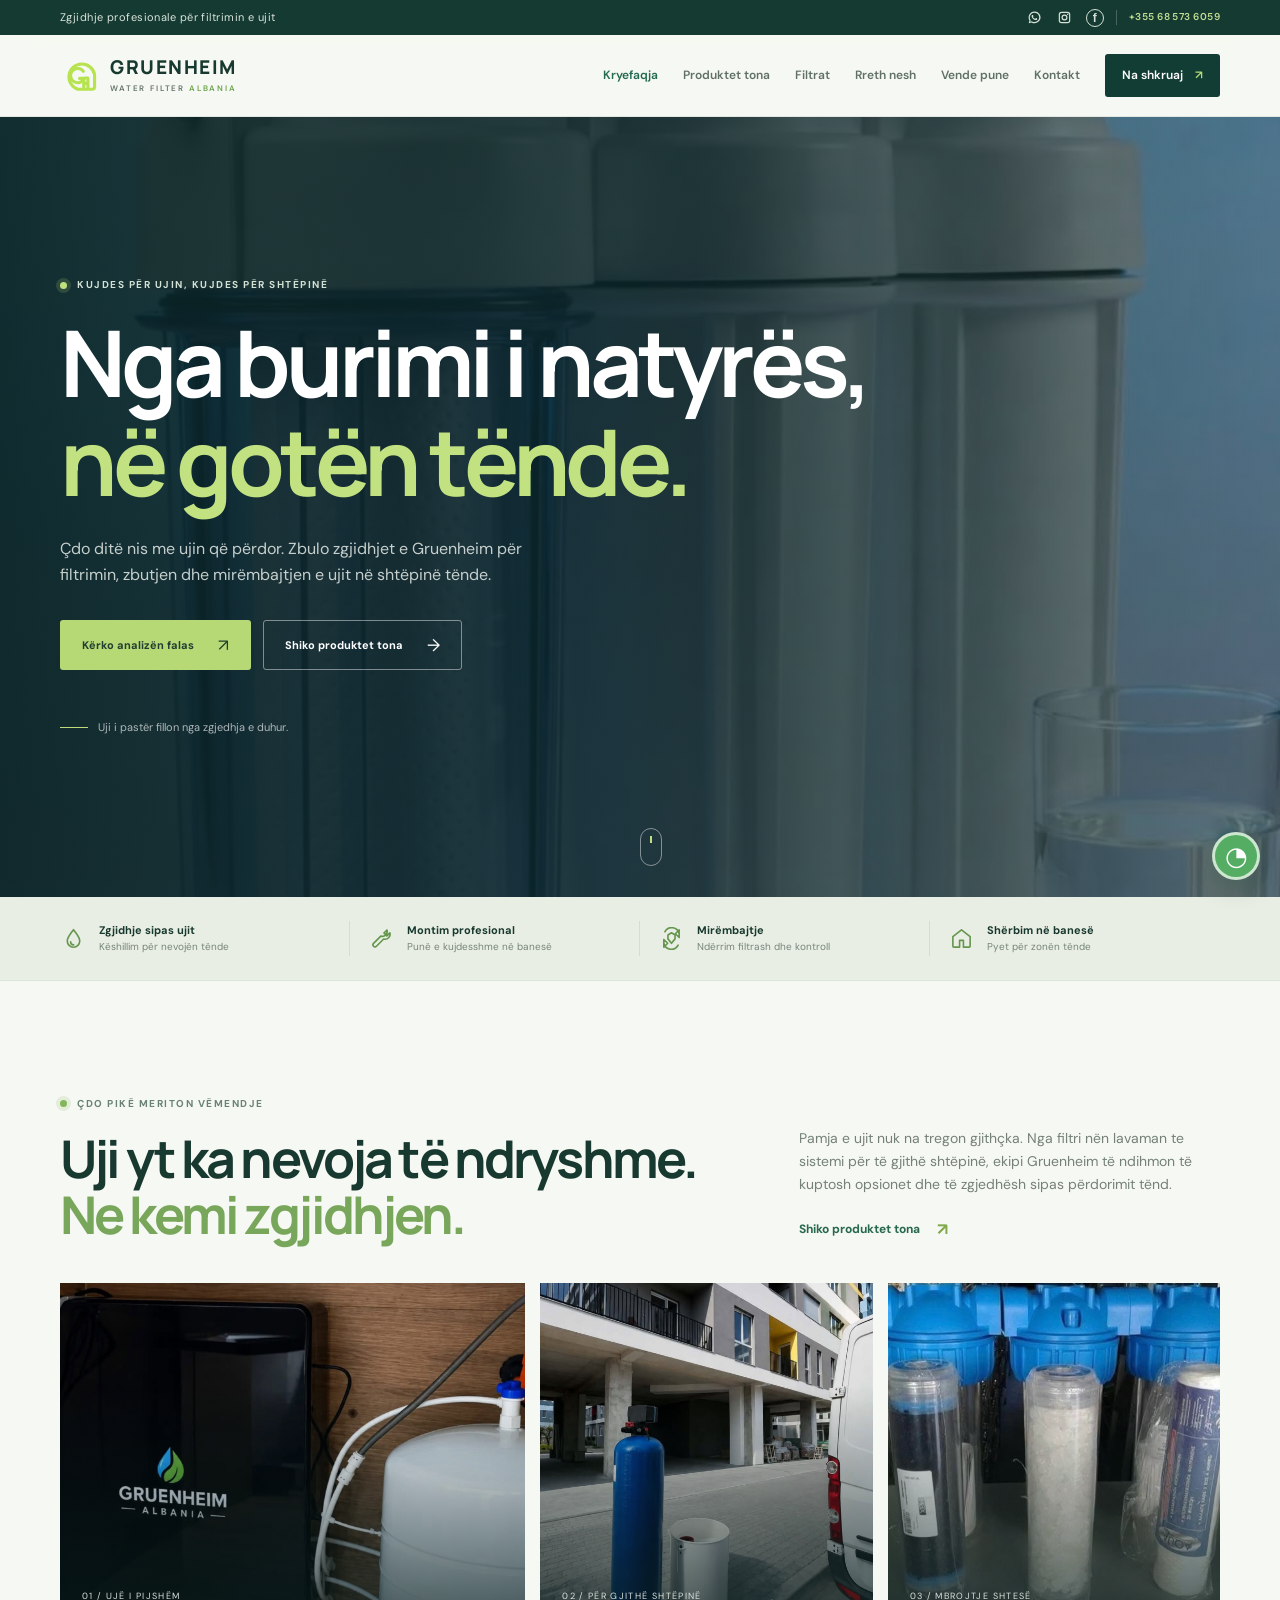
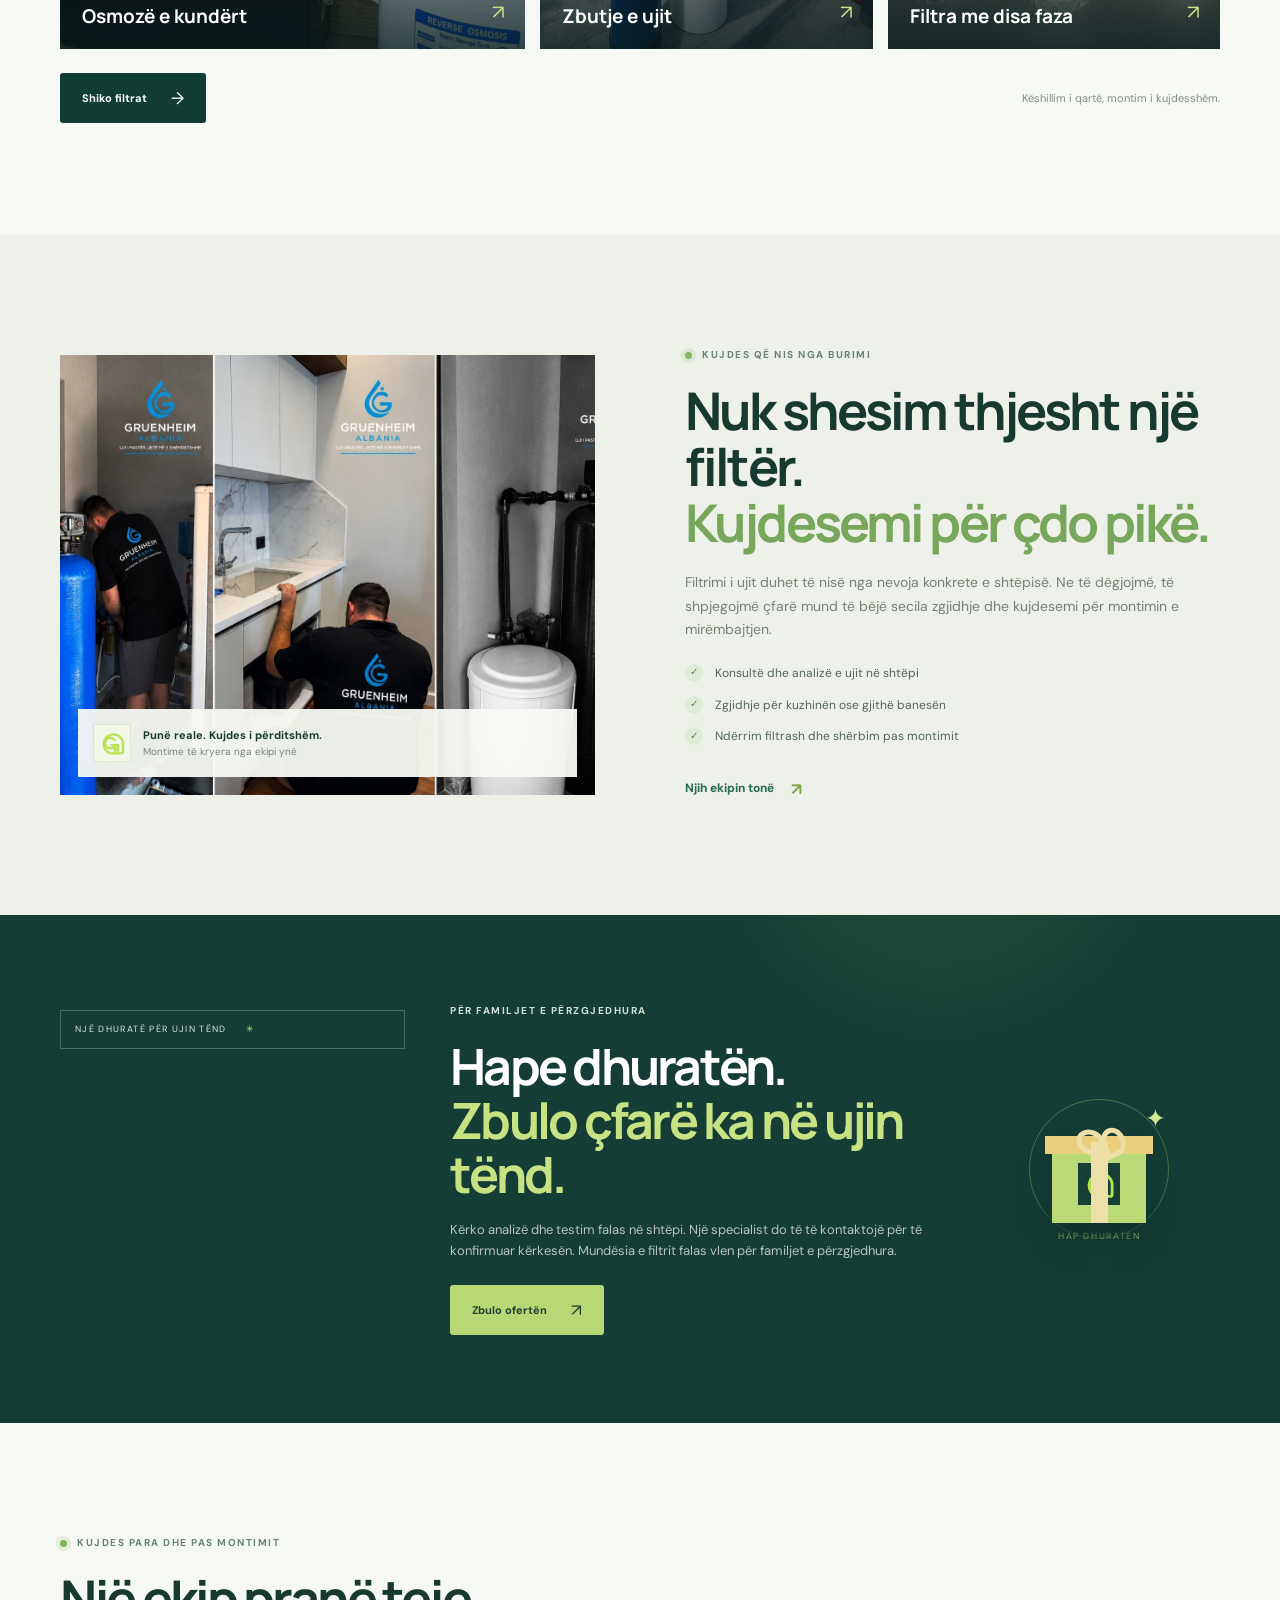
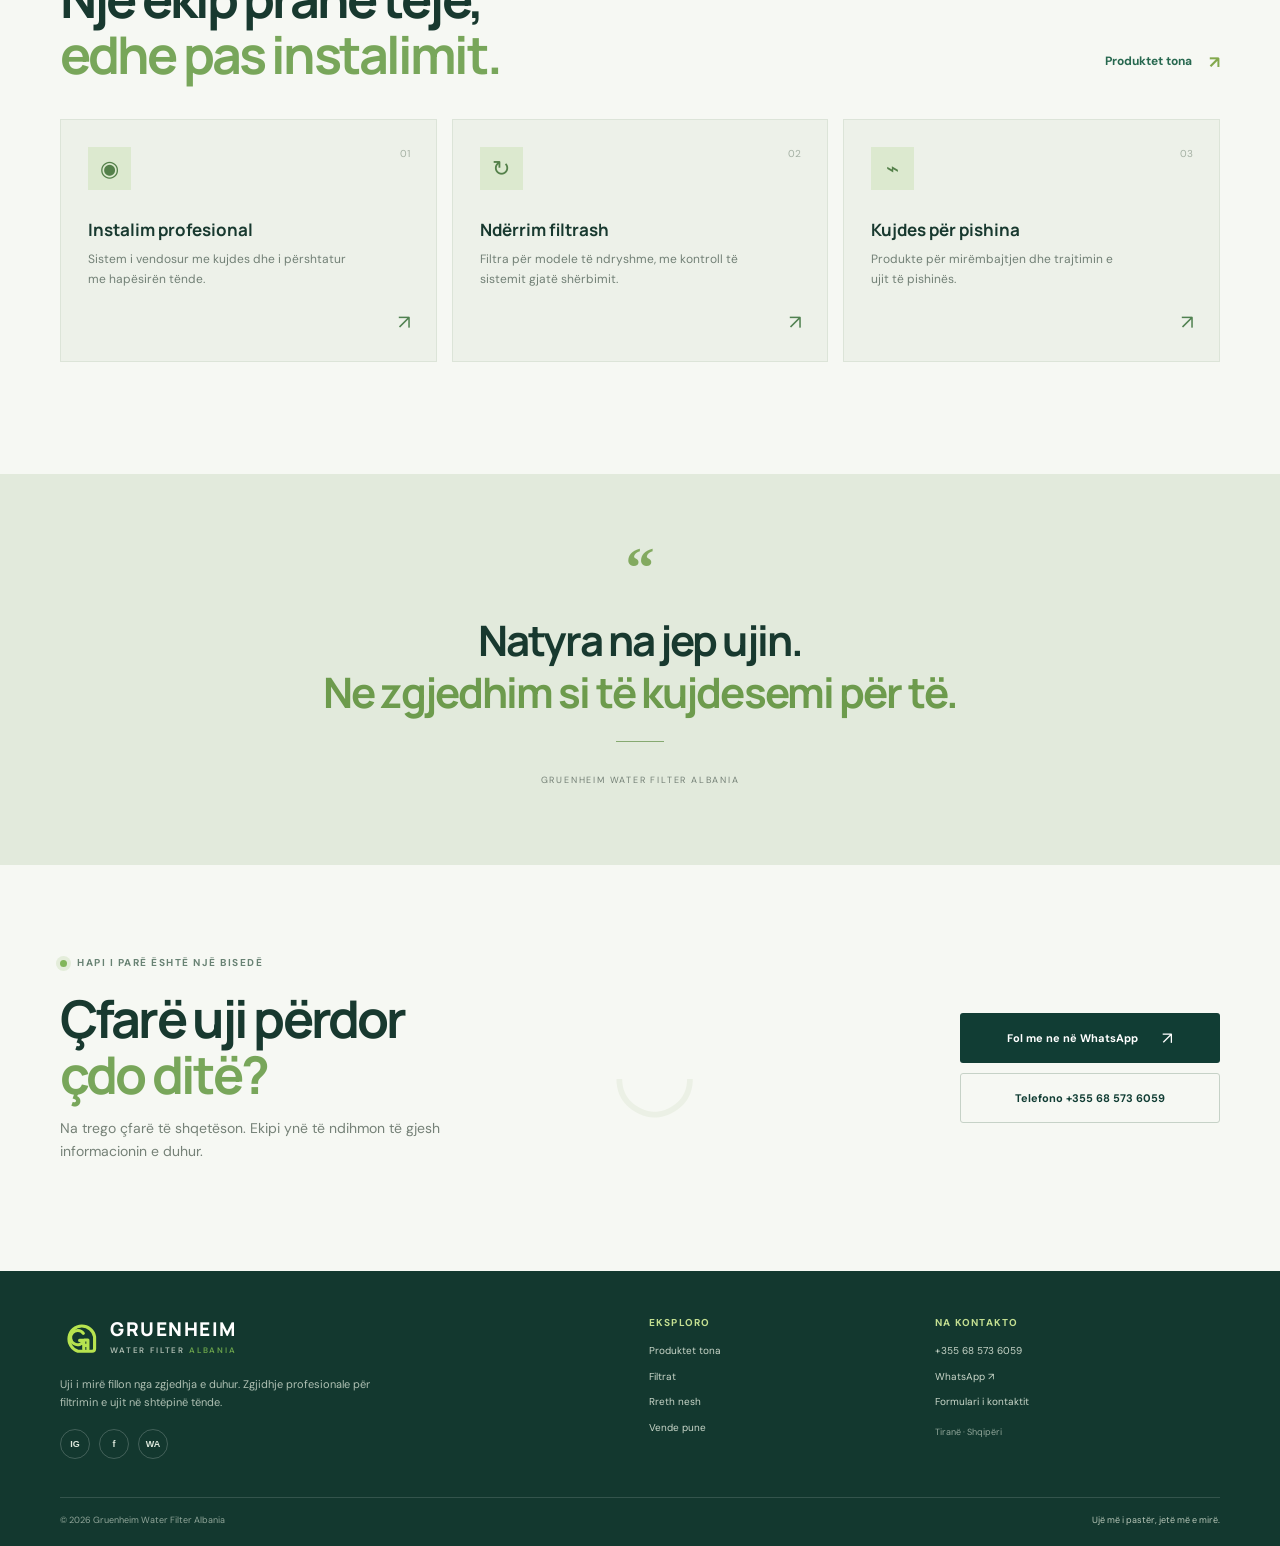
<file: index.html>
<!doctype html>
<html lang="sq">
<head>
  <meta charset="utf-8">
  <meta name="viewport" content="width=device-width,initial-scale=1">
  <meta name="theme-color" content="#f6f8f3">
  <meta name="description" content="Gruenheim Water Filter Albania: sisteme filtrimi, zbutje uji, montim dhe mirëmbajtje profesionale. Kërko analizën falas të ujit në shtëpi.">
  <title>Gruenheim Water Filter Albania | Uji i pastër fillon në shtëpi</title>
  <link rel="icon" href="assets/icon.svg" type="image/svg+xml">
  <link rel="preconnect" href="https://fonts.googleapis.com">
  <link rel="preconnect" href="https://fonts.gstatic.com" crossorigin>
  <link href="https://fonts.googleapis.com/css2?family=DM+Sans:wght@400;500;600;700&family=Manrope:wght@400;500;600;700;800&display=swap" rel="stylesheet">
  <link rel="stylesheet" href="style.css">
  <script src="script.js" defer></script>
</head>
<body data-page="home">
  <div id="site-header"></div>
  <main>
    <section class="hero">
      <video class="hero-video" autoplay muted loop playsinline poster="assets/sistem-filtrimi.jpg" aria-hidden="true"><source src="assets/uji-banner.mp4" type="video/mp4"></video>
      <div class="hero-shade"></div>
      <div class="container hero-content">
        <p class="eyebrow light"><span class="eyebrow-dot"></span>Kujdes për ujin, kujdes për shtëpinë</p>
        <h1>Nga burimi i natyrës,<br><em>në gotën tënde.</em></h1>
        <p class="hero-lead">Çdo ditë nis me ujin që përdor. Zbulo zgjidhjet e Gruenheim për filtrimin, zbutjen dhe mirëmbajtjen e ujit në shtëpinë tënde.</p>
        <div class="hero-actions"><a class="button lime" href="oferta.html">Kërko analizën falas <span>↗︎</span></a><a class="button outline-light" href="produktet.html">Shiko produktet tona <span>→</span></a></div>
        <div class="hero-note"><span></span>Uji i pastër fillon nga zgjedhja e duhur.</div>
      </div>
      <a class="scroll-cue" href="#zgjidhjet" aria-label="Vazhdo te zgjidhjet"><span></span></a>
    </section>
    <section class="trust-strip"><div class="container trust-grid">
      <div><span class="trust-icon" aria-hidden="true"><svg viewBox="0 0 24 24"><path d="M12 2.8C9.4 6.5 5.5 10.4 5.5 14.6a6.5 6.5 0 0 0 13 0C18.5 10.4 14.6 6.5 12 2.8Z"/><path d="M9 15.5a3.2 3.2 0 0 0 3.2 3.2"/></svg></span><span><b>Zgjidhje sipas ujit</b><small>Këshillim për nevojën tënde</small></span></div>
      <div><span class="trust-icon" aria-hidden="true"><svg viewBox="0 0 24 24"><path d="m14.5 6.3 3.2-3.2a5.1 5.1 0 0 1-6.4 6.4l-7.6 7.6a2.1 2.1 0 0 0 3 3l7.6-7.6a5.1 5.1 0 0 0 6.4-6.4l-3.2 3.2-3-3Z"/></svg></span><span><b>Montim profesional</b><small>Punë e kujdesshme në banesë</small></span></div>
      <div><span class="trust-icon" aria-hidden="true"><svg viewBox="0 0 24 24"><path d="M20 7V3l-4 4 4 4V7a8 8 0 0 0-14.9-2M4 17v4l4-4-4-4v4a8 8 0 0 0 14.9 2"/><path d="M8.3 8.3 12 6l3.7 2.3v4.1L12 17l-3.7-4.6V8.3Z"/></svg></span><span><b>Mirëmbajtje</b><small>Ndërrim filtrash dhe kontroll</small></span></div>
      <div><span class="trust-icon" aria-hidden="true"><svg viewBox="0 0 24 24"><path d="m3 10 9-7 9 7v10a1 1 0 0 1-1 1h-6v-7h-4v7H4a1 1 0 0 1-1-1V10Z"/></svg></span><span><b>Shërbim në banesë</b><small>Pyet për zonën tënde</small></span></div>
    </div></section>
    <section class="section intro" id="zgjidhjet"><div class="container">
      <div class="intro-heading"><div><p class="eyebrow"><span class="eyebrow-dot"></span>Çdo pikë meriton vëmendje</p><h2>Uji yt ka nevoja të ndryshme.<br><em>Ne kemi zgjidhjen.</em></h2></div><div><p>Pamja e ujit nuk na tregon gjithçka. Nga filtri nën lavaman te sistemi për të gjithë shtëpinë, ekipi Gruenheim të ndihmon të kuptosh opsionet dhe të zgjedhësh sipas përdorimit tënd.</p><a class="text-link" href="produktet.html">Shiko produktet tona <span>↗︎</span></a></div></div>
      <div class="solution-grid">
        <a class="solution-card feature" href="produktet.html#osmoze"><img src="assets/osmoze-e-kthyer.jpg" alt="Sistem Gruenheim me osmozë të kundërt në kuzhinë" loading="lazy"><span class="card-shade"></span><span class="solution-meta"><small>01 / UJË I PIJSHËM</small><b>Osmozë e kundërt</b><i>↗︎</i></span></a>
        <a class="solution-card" href="produktet.html#zbutja"><img src="assets/zbutja-ujit.jpg" alt="Sistem zbutës uji për shtëpi" loading="lazy"><span class="card-shade"></span><span class="solution-meta"><small>02 / PËR GJITHË SHTËPINË</small><b>Zbutje e ujit</b><i>↗︎</i></span></a>
        <a class="solution-card" href="produktet.html#filtra"><img src="assets/filtra-3-faza.jpg" alt="Fishekë dhe filtra për trajtimin e ujit" loading="lazy"><span class="card-shade"></span><span class="solution-meta"><small>03 / MBROJTJE SHTESË</small><b>Filtra me disa faza</b><i>↗︎</i></span></a>
      </div>
      <div class="intro-bottom"><a class="button dark" href="filtrat.html">Shiko filtrat <span>→</span></a><span>Këshillim i qartë, montim i kujdesshëm.</span></div>
    </div></section>
    <section class="section story"><div class="container story-grid">
      <div class="story-image"><img src="assets/montim-profesional.jpg" alt="Ekipi Gruenheim duke instaluar një sistem filtrimi" loading="lazy"><div class="image-caption"><img class="caption-logo" src="assets/icon.svg" alt="" aria-hidden="true"><span><b>Punë reale. Kujdes i përditshëm.</b><small>Montime të kryera nga ekipi ynë</small></span></div></div>
      <div class="story-copy"><p class="eyebrow"><span class="eyebrow-dot"></span>Kujdes që nis nga burimi</p><h2>Nuk shesim thjesht një filtër.<br><em>Kujdesemi për çdo pikë.</em></h2><p>Filtrimi i ujit duhet të nisë nga nevoja konkrete e shtëpisë. Ne të dëgjojmë, të shpjegojmë çfarë mund të bëjë secila zgjidhje dhe kujdesemi për montimin e mirëmbajtjen.</p><ul class="check-list"><li><span>✓</span>Konsultë dhe analizë e ujit në shtëpi</li><li><span>✓</span>Zgjidhje për kuzhinën ose gjithë banesën</li><li><span>✓</span>Ndërrim filtrash dhe shërbim pas montimit</li></ul><a class="text-link" href="rreth-nesh.html">Njih ekipin tonë <span>↗︎</span></a></div>
    </div></section>
    <section class="gift-band"><div class="gift-glow"></div><div class="container gift-content">
      <div class="gift-badge">NJË DHURATË PËR UJIN TËND <span>✳</span></div>
      <div><p class="eyebrow light">Për familjet e përzgjedhura</p><h2>Hape dhuratën.<br><em>Zbulo çfarë ka në ujin tënd.</em></h2><p>Kërko analizë dhe testim falas në shtëpi. Një specialist do të të kontaktojë për të konfirmuar kërkesën. Mundësia e filtrit falas vlen për familjet e përzgjedhura.</p><a class="button lime" href="oferta.html">Zbulo ofertën <span>↗︎</span></a></div>
      <a class="gift-teaser" href="oferta.html" aria-label="Hap ofertën e analizës falas"><div class="gift-teaser-spark">✦</div><div class="gift-teaser-lid"></div><div class="gift-teaser-box"><img src="assets/icon.svg" alt="" aria-hidden="true"></div><div class="gift-teaser-ribbon"></div><span>HAP DHURATËN</span></a>
    </div></section>
    <section class="section services-preview"><div class="container"><div class="section-heading"><div><p class="eyebrow"><span class="eyebrow-dot"></span>Kujdes para dhe pas montimit</p><h2>Një ekip pranë teje,<br><em>edhe pas instalimit.</em></h2></div><a class="text-link" href="produktet.html">Produktet tona <span>↗︎</span></a></div><div class="service-grid">
      <article class="service-tile"><span class="tile-number">01</span><div class="tile-icon">◉</div><h3>Instalim profesional</h3><p>Sistem i vendosur me kujdes dhe i përshtatur me hapësirën tënde.</p><a href="kontakt.html" aria-label="Mëso për instalimin">↗︎</a></article>
      <article class="service-tile"><span class="tile-number">02</span><div class="tile-icon">↻</div><h3>Ndërrim filtrash</h3><p>Filtra për modele të ndryshme, me kontroll të sistemit gjatë shërbimit.</p><a href="filtrat.html#mirembajtje" aria-label="Mëso për mirëmbajtjen">↗︎</a></article>
      <article class="service-tile"><span class="tile-number">03</span><div class="tile-icon">⌁</div><h3>Kujdes për pishina</h3><p>Produkte për mirëmbajtjen dhe trajtimin e ujit të pishinës.</p><a href="produktet.html#pishina" aria-label="Mëso për pishinat">↗︎</a></article>
    </div></div></section>
    <section class="quote-section"><div class="container quote-inner"><span>“</span><p>Natyra na jep ujin.<br><em>Ne zgjedhim si të kujdesemi për të.</em></p><i></i><small>GRUENHEIM WATER FILTER ALBANIA</small></div></section>
    <section class="section home-cta"><div class="container home-cta-inner"><div><p class="eyebrow"><span class="eyebrow-dot"></span>Hapi i parë është një bisedë</p><h2>Çfarë uji përdor<br><em>çdo ditë?</em></h2><p>Na trego çfarë të shqetëson. Ekipi ynë të ndihmon të gjesh informacionin e duhur.</p></div><div class="cta-actions"><a class="button dark" href="https://wa.me/355685736059?text=P%C3%ABrsh%C3%ABndetje%2C%20dua%20informacion%20p%C3%ABr%20filtrimin%20e%20ujit." target="_blank" rel="noreferrer">Fol me ne në WhatsApp <span>↗︎</span></a><a class="button line" href="kontakt.html">Telefono +355 68 573 6059</a></div><div class="cta-drop">◡</div></div></section>
  </main>
  <div id="site-footer"></div>
  <a class="whatsapp-float" href="https://wa.me/355685736059" target="_blank" rel="noreferrer" aria-label="Na kontakto në WhatsApp">◔</a>
</body>
</html>
</file>
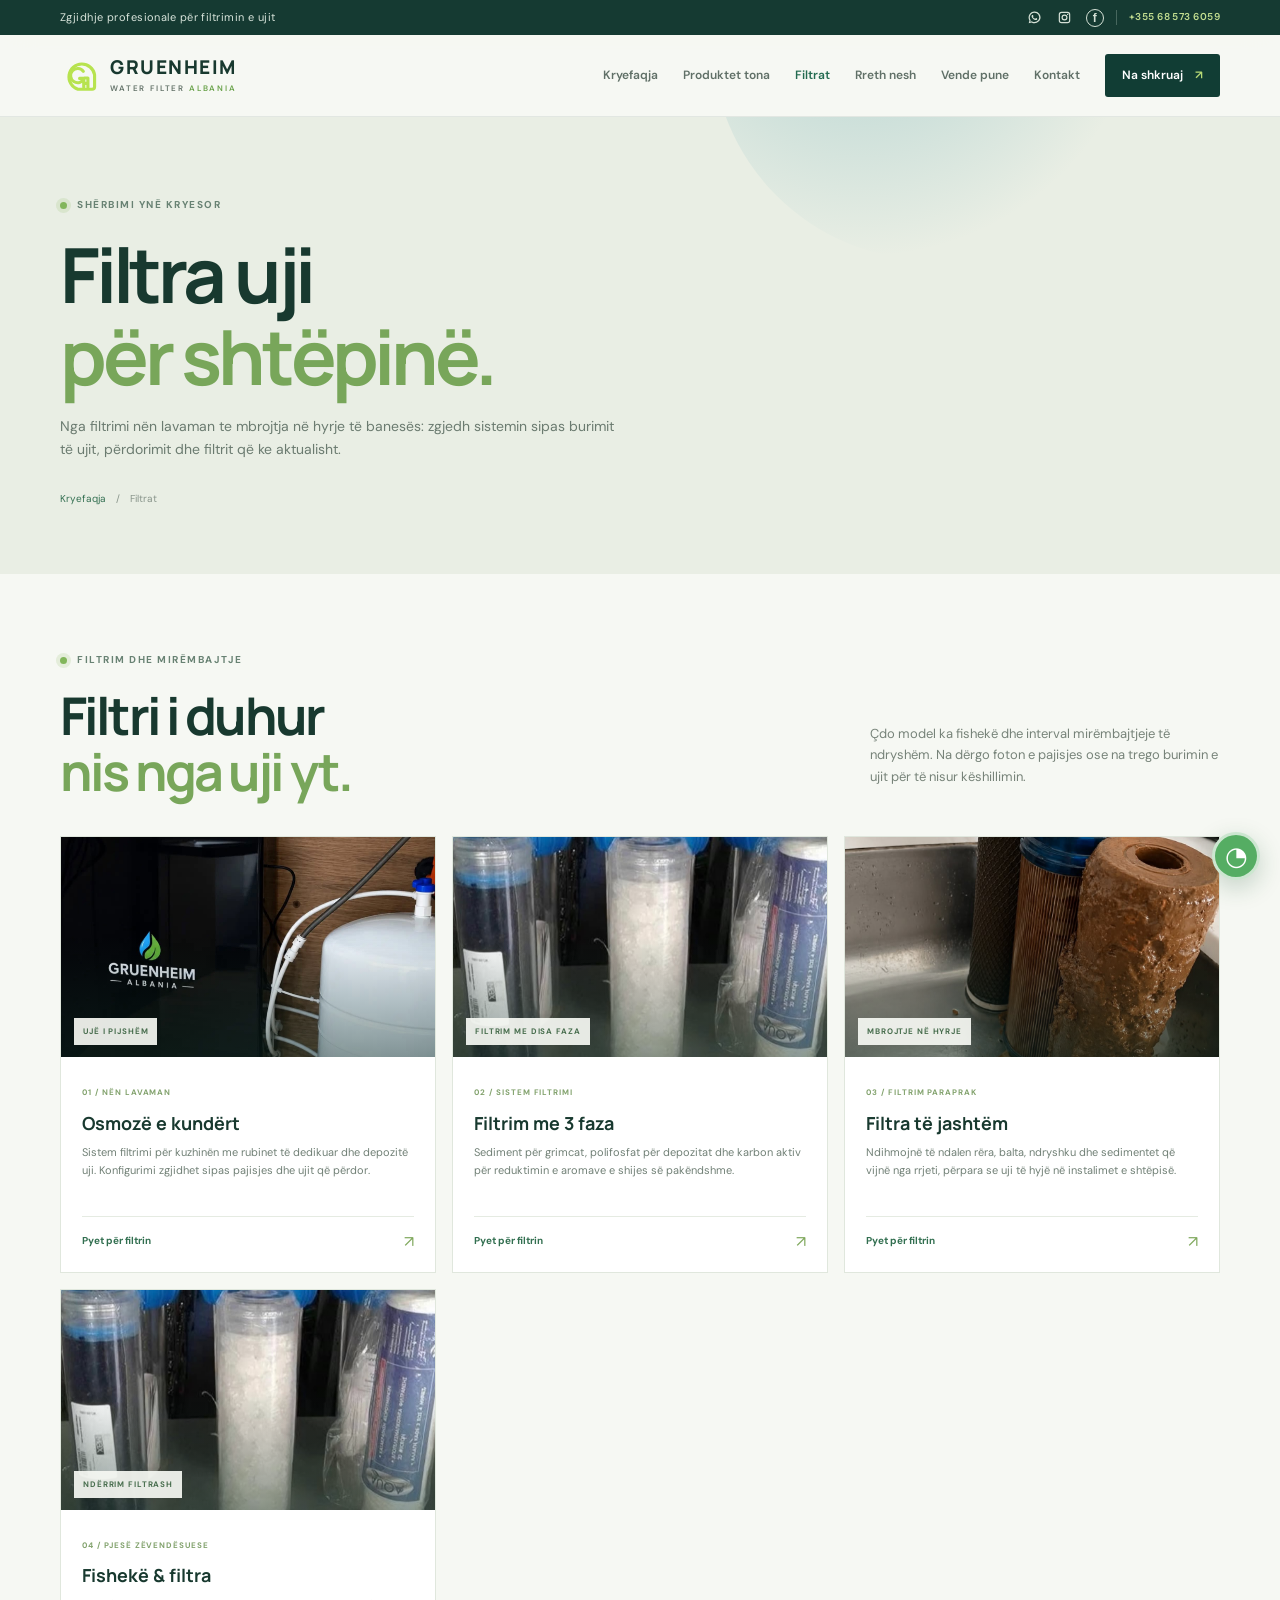
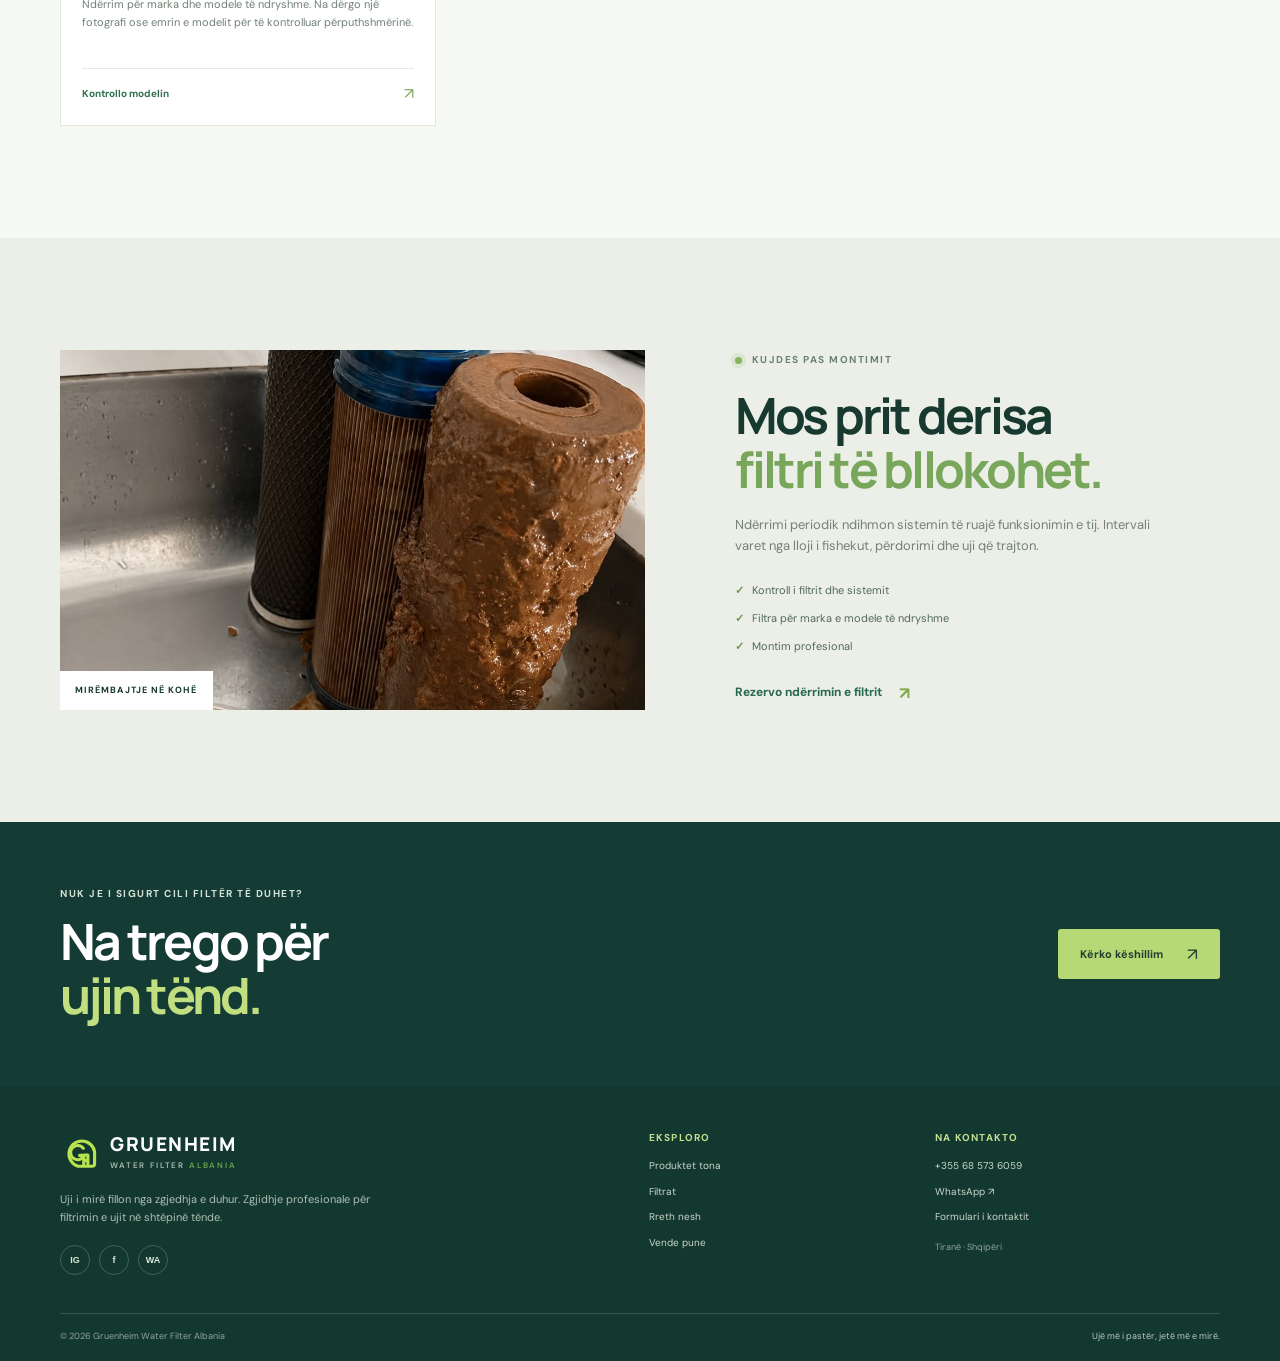
<file: filtrat.html>
<!doctype html><html lang="sq"><head><meta charset="utf-8"><meta name="viewport" content="width=device-width,initial-scale=1"><meta name="theme-color" content="#f6f8f3"><meta name="description" content="Filtra uji Gruenheim për kuzhinën dhe gjithë banesën: osmozë e kundërt, filtrim me disa faza dhe ndërrim filtrash."><title>Filtrat e ujit | Gruenheim Albania</title><link rel="icon" href="assets/icon.svg" type="image/svg+xml"><link rel="preconnect" href="https://fonts.googleapis.com"><link rel="preconnect" href="https://fonts.gstatic.com" crossorigin><link href="https://fonts.googleapis.com/css2?family=DM+Sans:wght@400;500;600;700&family=Manrope:wght@400;500;600;700;800&display=swap" rel="stylesheet"><link rel="stylesheet" href="style.css"><script src="script.js" defer></script></head><body data-page="filters"><div id="site-header"></div><main>
<section class="page-hero filters-hero"><div class="container page-hero-inner"><p class="eyebrow"><span class="eyebrow-dot"></span>Shërbimi ynë kryesor</p><h1>Filtra uji<br><em>për shtëpinë.</em></h1><p>Nga filtrimi nën lavaman te mbrojtja në hyrje të banesës: zgjedh sistemin sipas burimit të ujit, përdorimit dhe filtrit që ke aktualisht.</p><div class="breadcrumb"><a href="index.html">Kryefaqja</a><span>/</span><span>Filtrat</span></div></div><div class="page-orb page-orb-blue"></div></section>
<section class="section product-catalog"><div class="container"><div class="section-heading"><div><p class="eyebrow"><span class="eyebrow-dot"></span>Filtrim dhe mirëmbajtje</p><h2>Filtri i duhur<br><em>nis nga uji yt.</em></h2></div><p class="heading-aside">Çdo model ka fishekë dhe interval mirëmbajtjeje të ndryshëm. Na dërgo foton e pajisjes ose na trego burimin e ujit për të nisur këshillimin.</p></div><div class="product-catalog-grid">
<article class="catalog-card" id="osmoze"><a class="catalog-image" href="produktet.html#osmoze"><img src="assets/osmoze-e-kthyer.jpg" alt="Sistem osmoze e kundërt i montuar nën lavaman" loading="lazy"><span>UJË I PIJSHËM</span></a><div class="catalog-copy"><small>01 / NËN LAVAMAN</small><h3>Osmozë e kundërt</h3><p>Sistem filtrimi për kuzhinën me rubinet të dedikuar dhe depozitë uji. Konfigurimi zgjidhet sipas pajisjes dhe ujit që përdor.</p><a href="https://wa.me/355685736059?text=P%C3%ABrsh%C3%ABndetje%2C%20dua%20k%C3%ABshillim%20p%C3%ABr%20filtrin%20me%20osmoz%C3%AB%20t%C3%AB%20kund%C3%ABrt." target="_blank" rel="noreferrer">Pyet për filtrin <b>↗︎</b></a></div></article>
<article class="catalog-card" id="tre-faza"><a class="catalog-image" href="produktet.html#filtra"><img src="assets/filtra-3-faza.jpg" alt="Fishekë filtri për sistem me tri faza" loading="lazy"><span>FILTRIM ME DISA FAZA</span></a><div class="catalog-copy"><small>02 / SISTEM FILTRIMI</small><h3>Filtrim me 3 faza</h3><p>Sediment për grimcat, polifosfat për depozitat dhe karbon aktiv për reduktimin e aromave e shijes së pakëndshme.</p><a href="https://wa.me/355685736059?text=P%C3%ABrsh%C3%ABndetje%2C%20dua%20informacion%20p%C3%ABr%20filtrin%20me%203%20faza." target="_blank" rel="noreferrer">Pyet për filtrin <b>↗︎</b></a></div></article>
<article class="catalog-card" id="filtra-jashte"><a class="catalog-image" href="#mirembajtje"><img src="assets/filtra-te-ndotur.jpg" alt="Filtër i jashtëm i mbushur me baltë dhe sedimente" loading="lazy"><span>MBROJTJE NË HYRJE</span></a><div class="catalog-copy"><small>03 / FILTRIM PARAPRAK</small><h3>Filtra të jashtëm</h3><p>Ndihmojnë të ndalen rëra, balta, ndryshku dhe sedimentet që vijnë nga rrjeti, përpara se uji të hyjë në instalimet e shtëpisë.</p><a href="https://wa.me/355685736059?text=P%C3%ABrsh%C3%ABndetje%2C%20dua%20k%C3%ABshillim%20p%C3%ABr%20filtrin%20e%20jasht%C3%ABm." target="_blank" rel="noreferrer">Pyet për filtrin <b>↗︎</b></a></div></article>
<article class="catalog-card" id="fisheku"><a class="catalog-image" href="#mirembajtje"><img src="assets/filtra-3-faza.jpg" alt="Fishekë filtrash për ndërrim" loading="lazy"><span>NDËRRIM FILTRASH</span></a><div class="catalog-copy"><small>04 / PJESË ZËVENDËSUESE</small><h3>Fishekë & filtra</h3><p>Ndërrim për marka dhe modele të ndryshme. Na dërgo një fotografi ose emrin e modelit për të kontrolluar përputhshmërinë.</p><a href="https://wa.me/355685736059?text=P%C3%ABrsh%C3%ABndetje%2C%20dua%20t%C3%AB%20kontrolloj%20p%C3%ABrputhshm%C3%ABrin%C3%AB%20e%20nj%C3%AB%20fisheku%20filtri." target="_blank" rel="noreferrer">Kontrollo modelin <b>↗︎</b></a></div></article>
</div></div></section>
<section class="section maintenance-note" id="mirembajtje"><div class="container maintenance-inner"><div class="maintenance-image"><img src="assets/filtra-te-ndotur.jpg" alt="Filtër i ndotur që ka nevojë për ndërrim" loading="lazy"><div class="before-label">MIRËMBAJTJE NË KOHË</div></div><div class="maintenance-copy"><p class="eyebrow"><span class="eyebrow-dot"></span>Kujdes pas montimit</p><h2>Mos prit derisa<br><em>filtri të bllokohet.</em></h2><p>Ndërrimi periodik ndihmon sistemin të ruajë funksionimin e tij. Intervali varet nga lloji i fishekut, përdorimi dhe uji që trajton.</p><div class="mini-benefits"><span><b>✓</b>Kontroll i filtrit dhe sistemit</span><span><b>✓</b>Filtra për marka e modele të ndryshme</span><span><b>✓</b>Montim profesional</span></div><a class="text-link" href="https://wa.me/355685736059?text=P%C3%ABrsh%C3%ABndetje%2C%20dua%20t%C3%AB%20rezervoj%20nd%C3%ABrrimin%20e%20filtrave." target="_blank" rel="noreferrer">Rezervo ndërrimin e filtrit <span>↗︎</span></a></div></div></section>
<section class="bottom-cta"><div class="container bottom-cta-inner"><div><p class="eyebrow light">Nuk je i sigurt cili filtër të duhet?</p><h2>Na trego për<br><em>ujin tënd.</em></h2></div><a class="button lime" href="kontakt.html">Kërko këshillim <span>↗︎</span></a></div></section></main><div id="site-footer"></div><a class="whatsapp-float" href="https://wa.me/355685736059" target="_blank" rel="noreferrer" aria-label="Na kontakto në WhatsApp">◔</a></body></html>
</file>
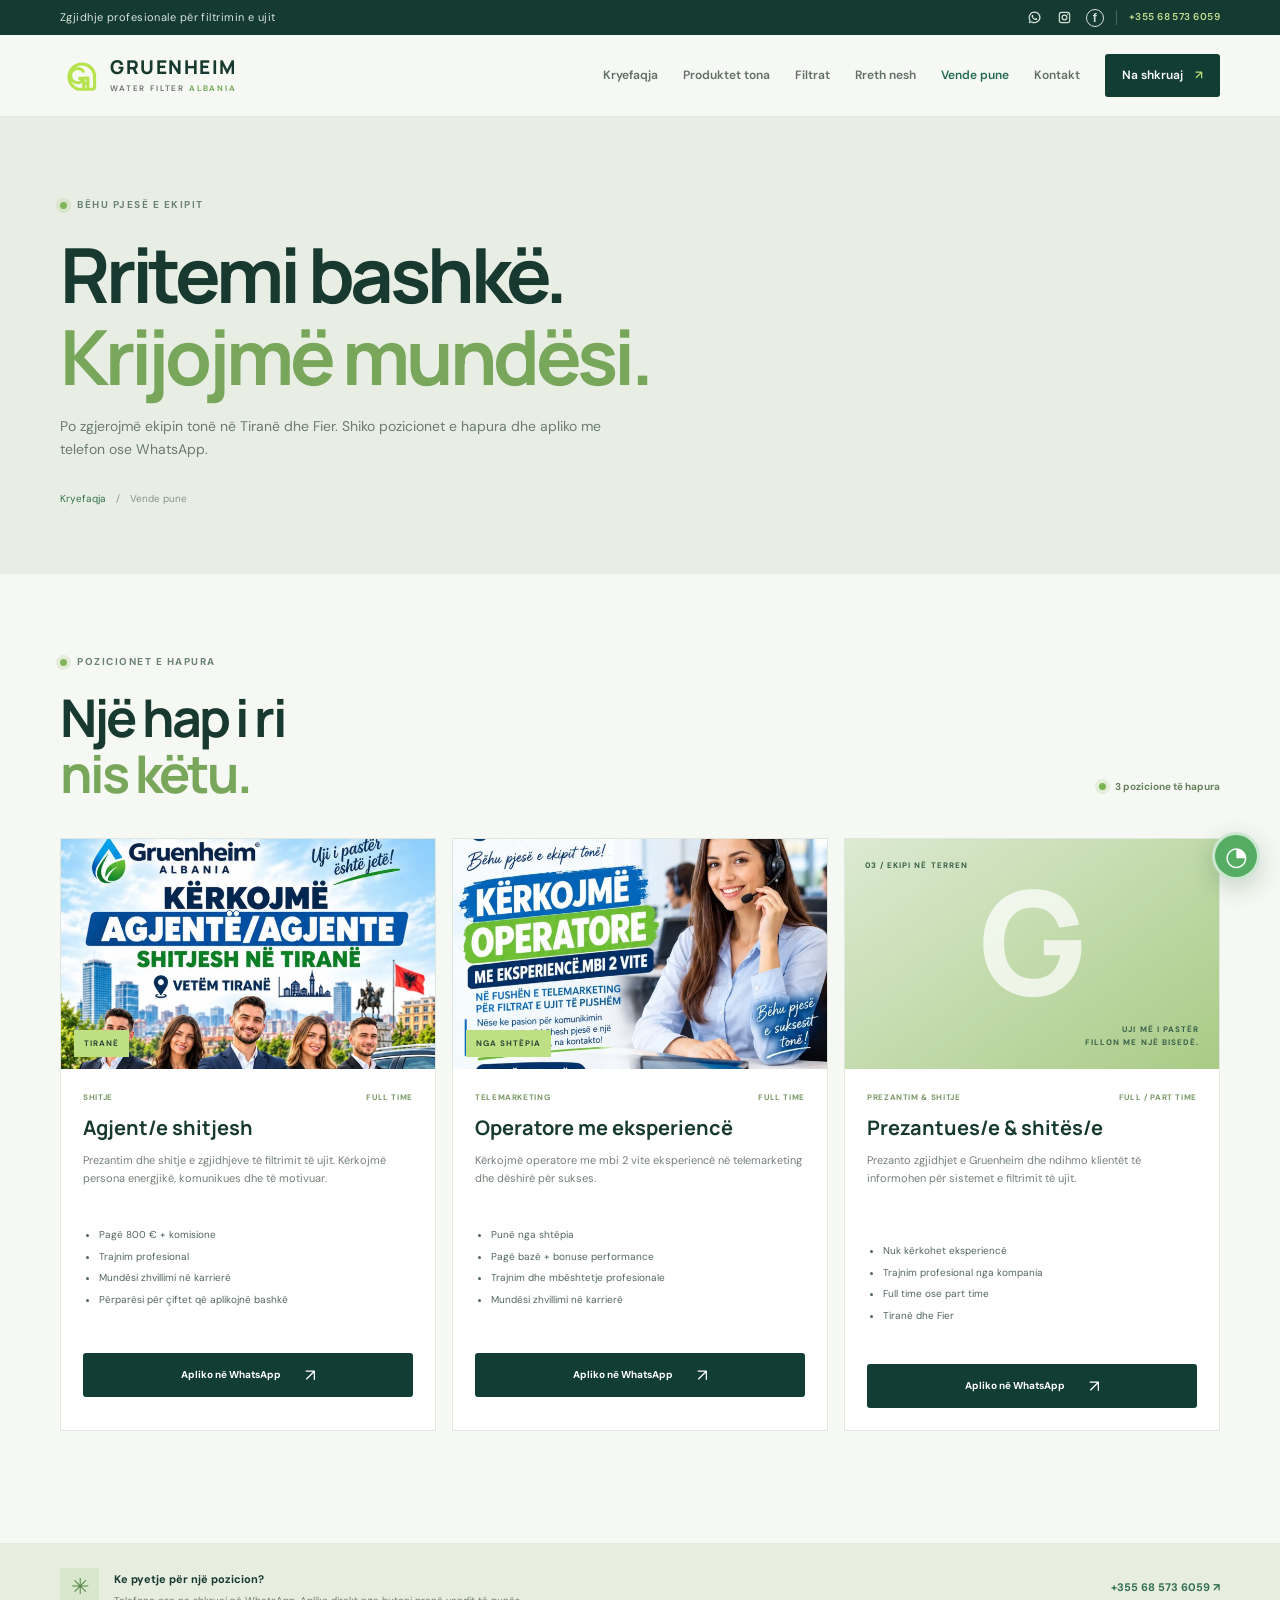
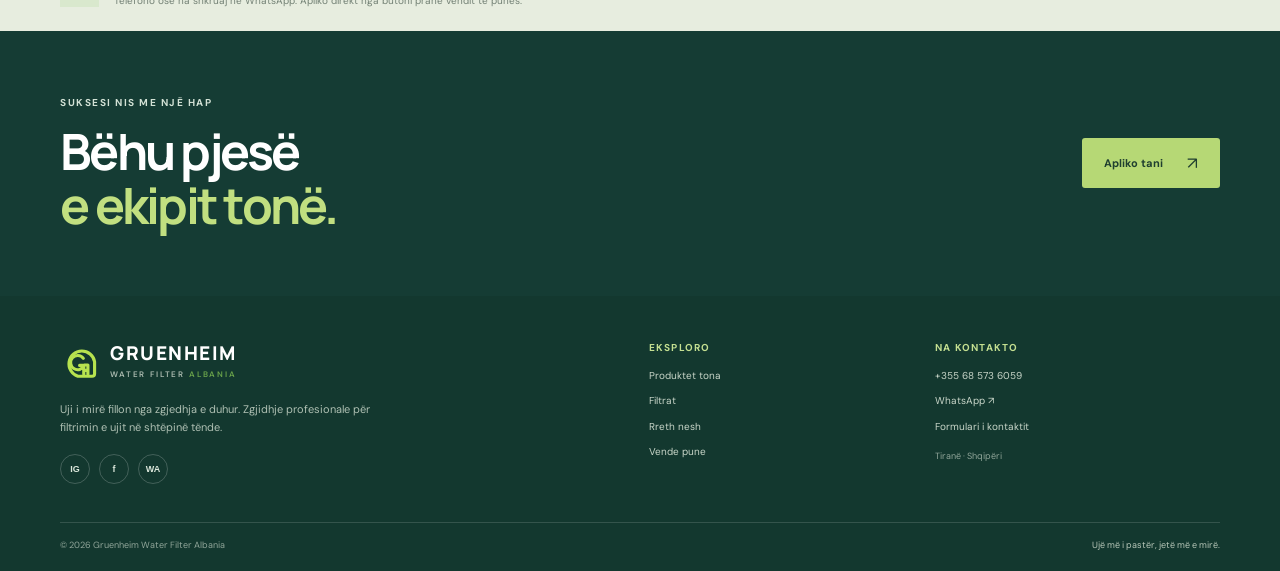
<file: karriera.html>
<!doctype html><html lang="sq"><head><meta charset="utf-8"><meta name="viewport" content="width=device-width,initial-scale=1"><meta name="theme-color" content="#f6f8f3"><meta name="description" content="Bëhu pjesë e ekipit Gruenheim Albania. Shiko pozicionet e hapura dhe apliko me telefon ose WhatsApp."><title>Vende pune | Gruenheim Albania</title><link rel="icon" href="assets/icon.svg" type="image/svg+xml"><link rel="preconnect" href="https://fonts.googleapis.com"><link rel="preconnect" href="https://fonts.gstatic.com" crossorigin><link href="https://fonts.googleapis.com/css2?family=DM+Sans:wght@400;500;600;700&family=Manrope:wght@400;500;600;700;800&display=swap" rel="stylesheet"><link rel="stylesheet" href="style.css"><script src="script.js" defer></script></head><body data-page="jobs"><div id="site-header"></div><main>
<section class="page-hero jobs-hero"><div class="container page-hero-inner"><p class="eyebrow"><span class="eyebrow-dot"></span>Bëhu pjesë e ekipit</p><h1>Rritemi bashkë.<br><em>Krijojmë mundësi.</em></h1><p>Po zgjerojmë ekipin tonë në Tiranë dhe Fier. Shiko pozicionet e hapura dhe apliko me telefon ose WhatsApp.</p><div class="breadcrumb"><a href="index.html">Kryefaqja</a><span>/</span><span>Vende pune</span></div></div></section>
<!-- Vendet vakante janë aktive. Kur të mos ketë vende pune, komento të gjithë seksionin #open-roles dhe hiq komentet nga #no-roles më poshtë. Kur të rikthehen pozicionet, bëje anasjelltas. -->
<section class="section jobs-section" id="open-roles"><div class="container"><div class="section-heading"><div><p class="eyebrow"><span class="eyebrow-dot"></span>Pozicionet e hapura</p><h2>Një hap i ri<br><em>nis këtu.</em></h2></div><span class="open-count"><i></i>3 pozicione të hapura</span></div><div class="jobs-grid">
<article class="job-card"><div class="job-card-image"><img src="assets/pune-shitje.jpg" alt="Agjentë dhe agjente shitjesh në Tiranë" loading="lazy"><span class="job-pill">TIRANË</span></div><div class="job-card-content"><div class="job-meta"><span>SHITJE</span><span>FULL TIME</span></div><h3>Agjent/e shitjesh</h3><p>Prezantim dhe shitje e zgjidhjeve të filtrimit të ujit. Kërkojmë persona energjikë, komunikues dhe të motivuar.</p><ul><li>Pagë 800 € + komisione</li><li>Trajnim profesional</li><li>Mundësi zhvillimi në karrierë</li><li>Përparësi për çiftet që aplikojnë bashkë</li></ul><a class="button dark job-apply" href="https://wa.me/355685736059?text=P%C3%ABrsh%C3%ABndetje%2C%20d%C3%ABshiroj%20t%C3%AB%20aplikoj%20p%C3%ABr%20pozicionin%20Agjent%2Fe%20Shitjesh." target="_blank" rel="noreferrer">Apliko në WhatsApp <span>↗︎</span></a></div></article>
<article class="job-card"><div class="job-card-image"><img src="assets/pune-telemarketing.jpg" alt="Operatore në telemarketing për filtrat e ujit" loading="lazy"><span class="job-pill">NGA SHTËPIA</span></div><div class="job-card-content"><div class="job-meta"><span>TELEMARKETING</span><span>FULL TIME</span></div><h3>Operatore me eksperiencë</h3><p>Kërkojmë operatore me mbi 2 vite eksperiencë në telemarketing dhe dëshirë për sukses.</p><ul><li>Punë nga shtëpia</li><li>Pagë bazë + bonuse performance</li><li>Trajnim dhe mbështetje profesionale</li><li>Mundësi zhvillimi në karrierë</li></ul><a class="button dark job-apply" href="https://wa.me/355685736059?text=P%C3%ABrsh%C3%ABndetje%2C%20d%C3%ABshiroj%20t%C3%AB%20aplikoj%20p%C3%ABr%20pozicionin%20Operatore%20Telemarketing." target="_blank" rel="noreferrer">Apliko në WhatsApp <span>↗︎</span></a></div></article>
<article class="job-card job-card-text"><div class="job-text-art"><span class="job-art-index">03 / EKIPI NË TERREN</span><div class="job-art-drop">G</div><span class="job-art-caption">UJI MË I PASTËR<br>FILLON ME NJË BISEDË.</span></div><div class="job-card-content"><div class="job-meta"><span>PREZANTIM & SHITJE</span><span>FULL / PART TIME</span></div><h3>Prezantues/e & shitës/e</h3><p>Prezanto zgjidhjet e Gruenheim dhe ndihmo klientët të informohen për sistemet e filtrimit të ujit.</p><ul><li>Nuk kërkohet eksperiencë</li><li>Trajnim profesional nga kompania</li><li>Full time ose part time</li><li>Tiranë dhe Fier</li></ul><a class="button dark job-apply" href="https://wa.me/355685736059?text=P%C3%ABrsh%C3%ABndetje%2C%20d%C3%ABshiroj%20t%C3%AB%20aplikoj%20p%C3%ABr%20pozicionin%20Prezantues%20dhe%20Shit%C3%ABs." target="_blank" rel="noreferrer">Apliko në WhatsApp <span>↗︎</span></a></div></article>
</div></div></section>
<!-- <section class="section no-jobs-section" id="no-roles"><div class="container no-jobs-card"><span class="no-jobs-icon">✳</span><p class="eyebrow">Vende pune në Gruenheim</p><h2>Aktualisht nuk ka<br><em>vende të lira pune.</em></h2><p>Faleminderit për interesin! Na ndiq në rrjetet sociale ose kontrollo sërish më vonë për mundësi të reja.</p><a class="button dark" href="https://www.instagram.com/gruenheim_water_filter_albania/" target="_blank" rel="noreferrer">Na ndiq në Instagram <span>↗︎</span></a></div></section> -->
<section class="jobs-note"><div class="container jobs-note-inner"><span class="note-star">✳</span><div><b>Ke pyetje për një pozicion?</b><p>Telefono ose na shkruaj në WhatsApp. Apliko direkt nga butoni pranë vendit të punës.</p></div><a href="tel:+355685736059">+355 68 573 6059 <span>↗︎</span></a></div></section><section class="bottom-cta"><div class="container bottom-cta-inner"><div><p class="eyebrow light">Suksesi nis me një hap</p><h2>Bëhu pjesë<br><em>e ekipit tonë.</em></h2></div><a class="button lime" href="https://wa.me/355685736059" target="_blank" rel="noreferrer">Apliko tani <span>↗︎</span></a></div></section></main><div id="site-footer"></div><a class="whatsapp-float" href="https://wa.me/355685736059" target="_blank" rel="noreferrer" aria-label="Na kontakto në WhatsApp">◔</a></body></html>
</file>
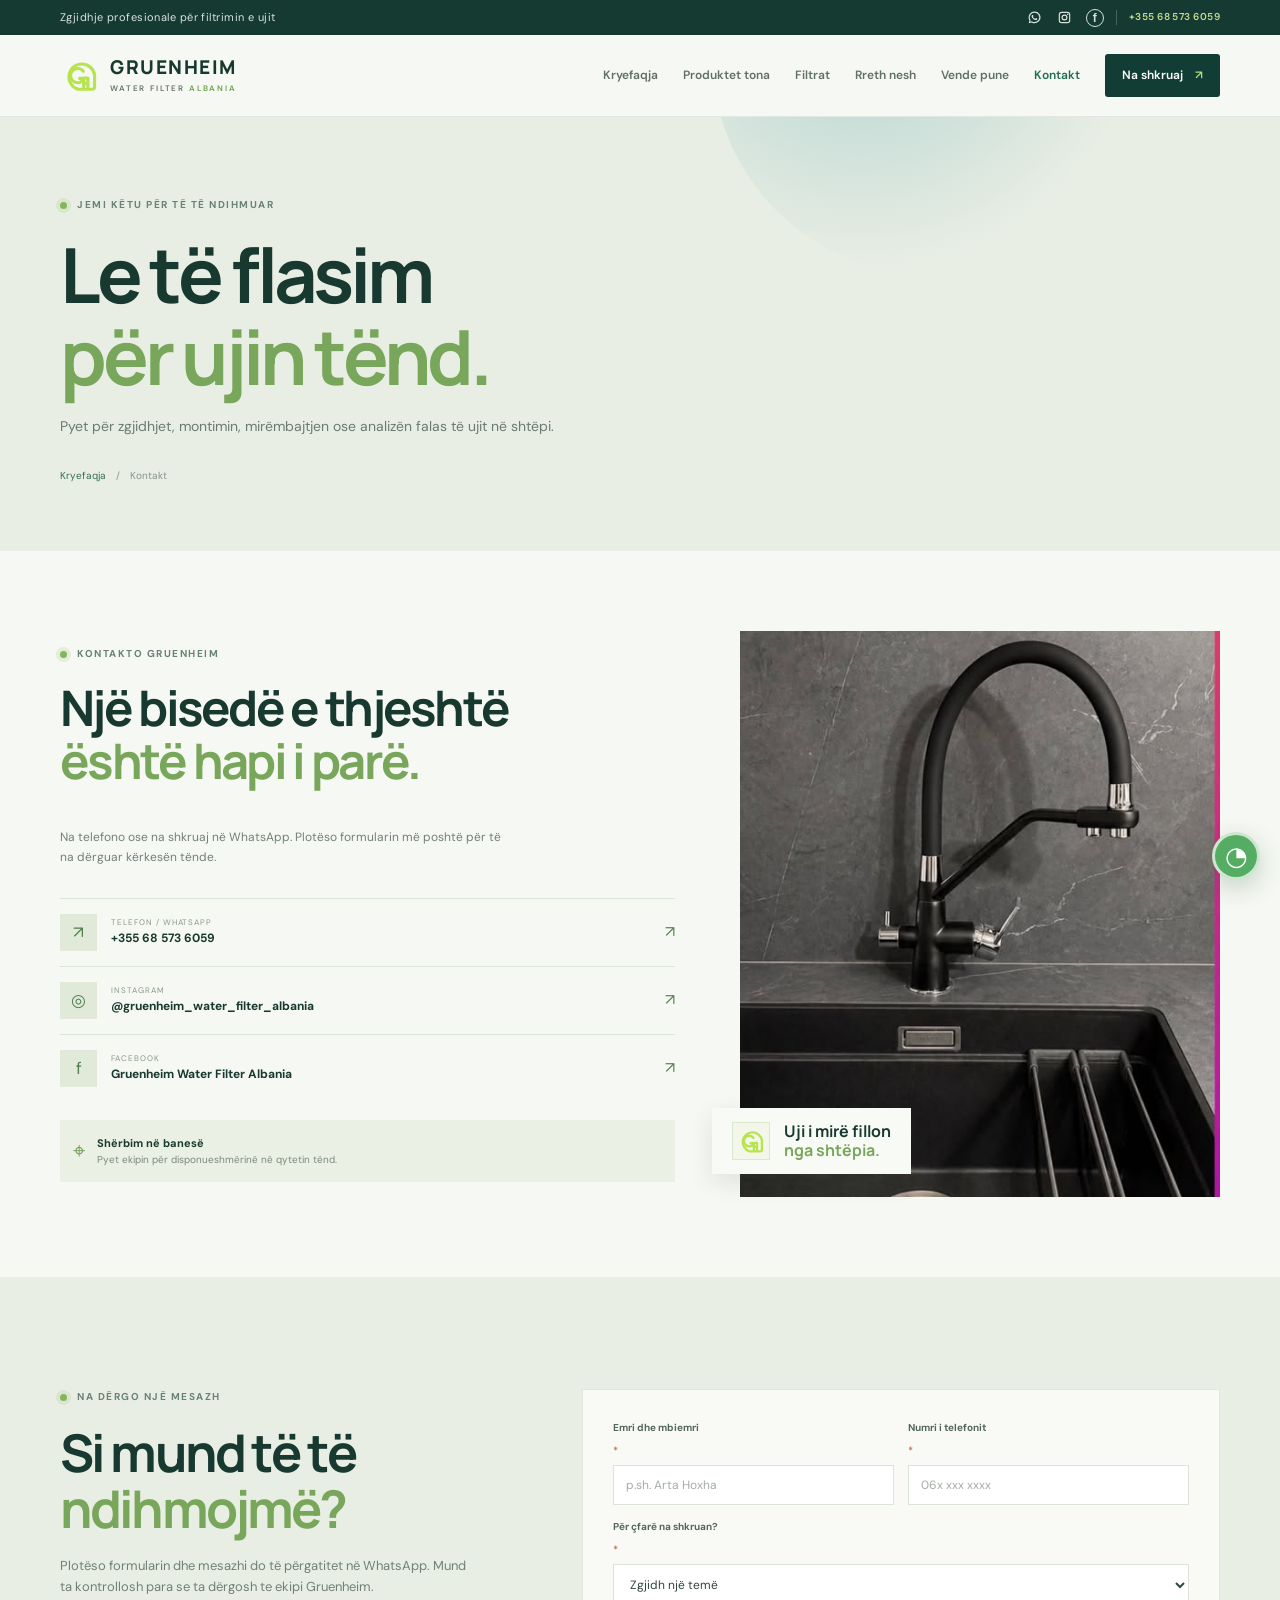
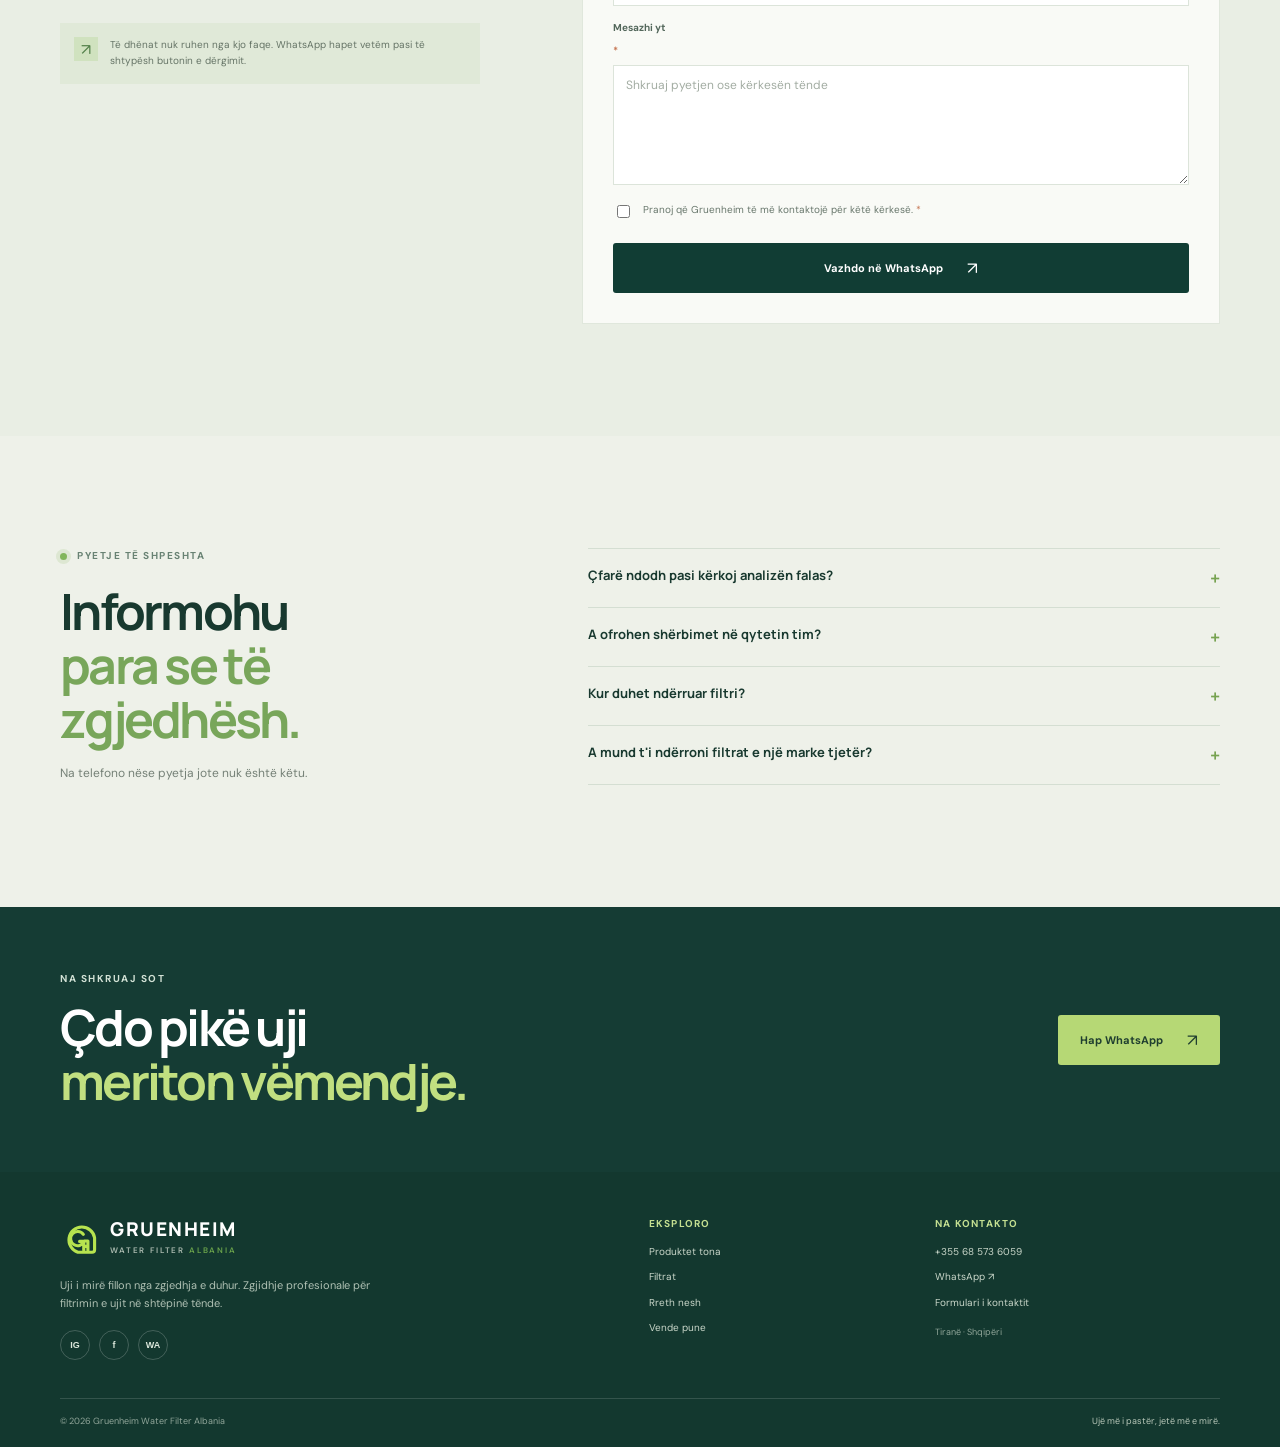
<file: kontakt.html>
<!doctype html><html lang="sq"><head><meta charset="utf-8"><meta name="viewport" content="width=device-width,initial-scale=1"><meta name="theme-color" content="#f6f8f3"><meta name="description" content="Kontakto Gruenheim Albania për sisteme filtrimi, analizë uji dhe mirëmbajtje."><title>Kontakt | Gruenheim Albania</title><link rel="icon" href="assets/icon.svg" type="image/svg+xml"><link rel="preconnect" href="https://fonts.googleapis.com"><link rel="preconnect" href="https://fonts.gstatic.com" crossorigin><link href="https://fonts.googleapis.com/css2?family=DM+Sans:wght@400;500;600;700&family=Manrope:wght@400;500;600;700;800&display=swap" rel="stylesheet"><link rel="stylesheet" href="style.css"><script src="script.js" defer></script></head><body data-page="contact"><div id="site-header"></div><main>
<section class="page-hero"><div class="container page-hero-inner"><p class="eyebrow"><span class="eyebrow-dot"></span>Jemi këtu për të të ndihmuar</p><h1>Le të flasim<br><em>për ujin tënd.</em></h1><p>Pyet për zgjidhjet, montimin, mirëmbajtjen ose analizën falas të ujit në shtëpi.</p><div class="breadcrumb"><a href="index.html">Kryefaqja</a><span>/</span><span>Kontakt</span></div></div><div class="page-orb page-orb-blue"></div></section>
<section class="section contact-section"><div class="container contact-grid"><div class="contact-card"><p class="eyebrow"><span class="eyebrow-dot"></span>Kontakto Gruenheim</p><h2>Një bisedë e thjeshtë<br><em>është hapi i parë.</em></h2><p class="contact-intro">Na telefono ose na shkruaj në WhatsApp. Plotëso formularin më poshtë për të na dërguar kërkesën tënde.</p><a class="contact-method" href="tel:+355685736059"><span class="method-icon">↗︎</span><span><small>TELEFON / WHATSAPP</small><b>+355 68 573 6059</b></span><span class="method-arrow">↗︎</span></a><a class="contact-method" href="https://www.instagram.com/gruenheim_water_filter_albania/" target="_blank" rel="noreferrer"><span class="method-icon">◎</span><span><small>INSTAGRAM</small><b>@gruenheim_water_filter_albania</b></span><span class="method-arrow">↗︎</span></a><a class="contact-method" href="https://www.facebook.com/profile.php?id=61591731335404" target="_blank" rel="noreferrer"><span class="method-icon">f</span><span><small>FACEBOOK</small><b>Gruenheim Water Filter Albania</b></span><span class="method-arrow">↗︎</span></a><div class="service-area"><span class="area-pin">⌖</span><span><b>Shërbim në banesë</b><small>Pyet ekipin për disponueshmërinë në qytetin tënd.</small></span></div></div><div class="contact-image"><img src="assets/rubinet-modern.jpg" alt="Rubinet modern për kuzhinën e shtëpisë" loading="lazy"><div class="contact-image-note"><img class="caption-logo" src="assets/icon.svg" alt="" aria-hidden="true"><p>Uji i mirë fillon<br><em>nga shtëpia.</em></p></div></div></div></section>
<section class="section contact-form-section"><div class="container contact-form-layout"><div class="contact-form-intro"><p class="eyebrow"><span class="eyebrow-dot"></span>Na dërgo një mesazh</p><h2>Si mund të të<br><em>ndihmojmë?</em></h2><p>Plotëso formularin dhe mesazhi do të përgatitet në WhatsApp. Mund ta kontrollosh para se ta dërgosh te ekipi Gruenheim.</p><div class="contact-form-note"><span>↗︎</span><p>Të dhënat nuk ruhen nga kjo faqe. WhatsApp hapet vetëm pasi të shtypësh butonin e dërgimit.</p></div></div><form class="contact-form" id="contact-form"><div class="form-grid"><label class="field">Emri dhe mbiemri <i>*</i><input name="emri" autocomplete="name" required placeholder="p.sh. Arta Hoxha"></label><label class="field">Numri i telefonit <i>*</i><input name="telefoni" type="tel" autocomplete="tel" required placeholder="06x xxx xxxx"></label><label class="field field-wide">Për çfarë na shkruan? <i>*</i><select name="tema" required><option value="">Zgjidh një temë</option><option>Informacion për filtrat</option><option>Montim ose mirëmbajtje</option><option>Analizë falas e ujit</option><option>Aplikim për punë</option><option>Tjetër</option></select></label><label class="field field-wide">Mesazhi yt <i>*</i><textarea name="mesazhi" rows="5" required placeholder="Shkruaj pyetjen ose kërkesën tënde"></textarea></label></div><label class="consent"><input name="consent" type="checkbox" required><span>Pranoj që Gruenheim të më kontaktojë për këtë kërkesë. <i>*</i></span></label><button class="button dark submit-button" type="submit">Vazhdo në WhatsApp <span>↗︎</span></button></form></div></section><section class="section faq-section"><div class="container faq-grid"><div><p class="eyebrow"><span class="eyebrow-dot"></span>Pyetje të shpeshta</p><h2>Informohu<br><em>para se të zgjedhësh.</em></h2><p>Na telefono nëse pyetja jote nuk është këtu.</p></div><div class="faq-list"><details><summary>Çfarë ndodh pasi kërkoj analizën falas?<span>+</span></summary><p>Një specialist do të të kontaktojë për të konfirmuar informacionin dhe për të folur rreth organizimit të testimit në shtëpi.</p></details><details><summary>A ofrohen shërbimet në qytetin tim?<span>+</span></summary><p>Shërbimi varet nga vendndodhja dhe disponueshmëria e ekipit. Na dërgo qytetin ose zonën për ta konfirmuar.</p></details><details><summary>Kur duhet ndërruar filtri?<span>+</span></summary><p>Koha varet nga lloji i filtrit, sistemi dhe uji që trajton. Ndiq udhëzimet e modelit dhe kontakto ekipin për kontroll.</p></details><details><summary>A mund t'i ndërroni filtrat e një marke tjetër?<span>+</span></summary><p>Na dërgo modelin ose një fotografi të pajisjes në WhatsApp. Ekipi do të kontrollojë përputhshmërinë e filtrit.</p></details></div></div></section>
<section class="bottom-cta"><div class="container bottom-cta-inner"><div><p class="eyebrow light">Na shkruaj sot</p><h2>Çdo pikë uji<br><em>meriton vëmendje.</em></h2></div><a class="button lime" href="https://wa.me/355685736059?text=P%C3%ABrsh%C3%ABndetje%2C%20kam%20nj%C3%AB%20pyetje%20p%C3%ABr%20filtrimin%20e%20ujit." target="_blank" rel="noreferrer">Hap WhatsApp <span>↗︎</span></a></div></section></main><div id="site-footer"></div><a class="whatsapp-float" href="https://wa.me/355685736059" target="_blank" rel="noreferrer" aria-label="Na kontakto në WhatsApp">◔</a></body></html>
</file>
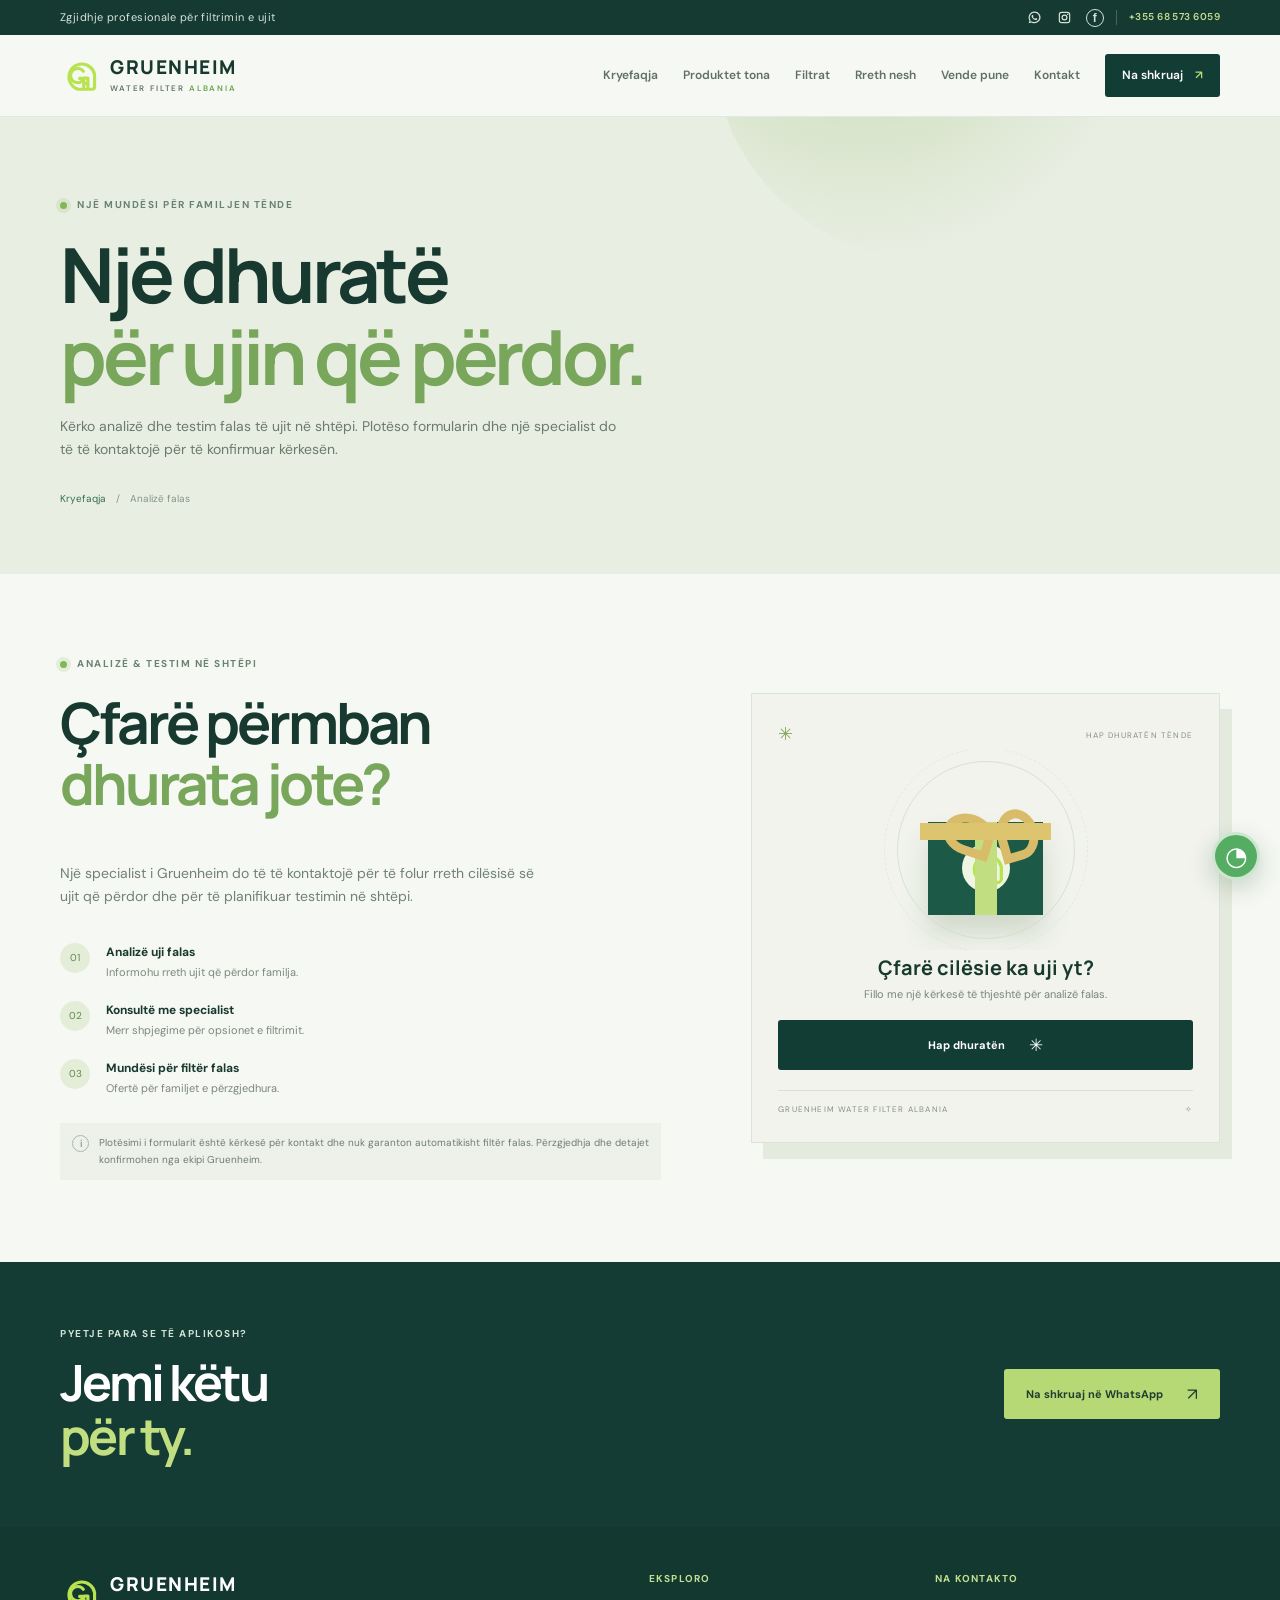
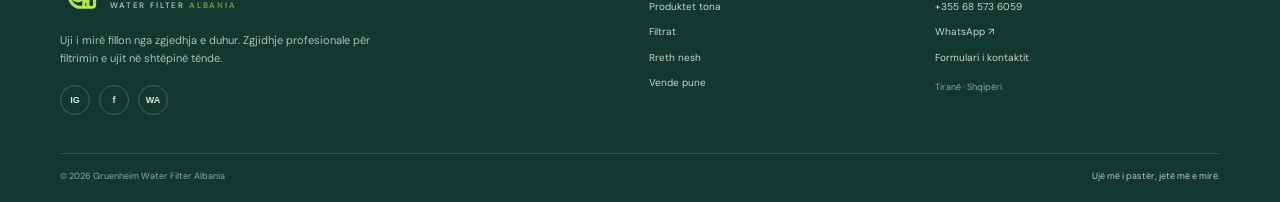
<file: oferta.html>
<!doctype html><html lang="sq"><head><meta charset="utf-8"><meta name="viewport" content="width=device-width,initial-scale=1"><meta name="theme-color" content="#f6f8f3"><meta name="description" content="Kërko analizë dhe testim falas të ujit në shtëpi nga Gruenheim Albania."><title>Analizë falas e ujit | Gruenheim Albania</title><link rel="icon" href="assets/icon.svg" type="image/svg+xml"><link rel="preconnect" href="https://fonts.googleapis.com"><link rel="preconnect" href="https://fonts.gstatic.com" crossorigin><link href="https://fonts.googleapis.com/css2?family=DM+Sans:wght@400;500;600;700&family=Manrope:wght@400;500;600;700;800&display=swap" rel="stylesheet"><link rel="stylesheet" href="style.css"><script src="script.js" defer></script></head><body data-page="offer"><div id="site-header"></div><main>
<section class="page-hero offer-hero"><div class="container page-hero-inner"><p class="eyebrow"><span class="eyebrow-dot"></span>Një mundësi për familjen tënde</p><h1>Një dhuratë<br><em>për ujin që përdor.</em></h1><p>Kërko analizë dhe testim falas të ujit në shtëpi. Plotëso formularin dhe një specialist do të të kontaktojë për të konfirmuar kërkesën.</p><div class="breadcrumb"><a href="index.html">Kryefaqja</a><span>/</span><span>Analizë falas</span></div></div><div class="page-orb page-orb-green"></div></section>
<section class="section giveaway-section"><div class="container giveaway-grid"><div class="giveaway-copy"><p class="eyebrow"><span class="eyebrow-dot"></span>Analizë & testim në shtëpi</p><h2>Çfarë përmban<br><em>dhurata jote?</em></h2><p class="large-copy">Një specialist i Gruenheim do të të kontaktojë për të folur rreth cilësisë së ujit që përdor dhe për të planifikuar testimin në shtëpi.</p><div class="gift-perks"><div><span>01</span><b>Analizë uji falas</b><small>Informohu rreth ujit që përdor familja.</small></div><div><span>02</span><b>Konsultë me specialist</b><small>Merr shpjegime për opsionet e filtrimit.</small></div><div><span>03</span><b>Mundësi për filtër falas</b><small>Ofertë për familjet e përzgjedhura.</small></div></div><div class="disclaimer"><span>i</span><p>Plotësimi i formularit është kërkesë për kontakt dhe nuk garanton automatikisht filtër falas. Përzgjedhja dhe detajet konfirmohen nga ekipi Gruenheim.</p></div></div>
<div class="gift-apply-card"><div class="apply-top"><span class="apply-icon">✳</span><small>HAP DHURATËN TËNDE</small></div><div class="apply-gift-scene"><div class="gift-large"><div class="gift-large-lid"></div><div class="gift-large-ribbon"></div><div class="gift-large-knot"></div><div class="gift-large-box"><img src="assets/icon.svg" alt="" aria-hidden="true"></div></div><span class="gift-orbit orbit-one"></span><span class="gift-orbit orbit-two"></span></div><h3>Çfarë cilësie ka uji yt?</h3><p>Fillo me një kërkesë të thjeshtë për analizë falas.</p><button class="button dark" id="open-gift" type="button">Hap dhuratën <span>✳</span></button><div class="apply-foot"><span>GRUENHEIM WATER FILTER ALBANIA</span><span>✧</span></div></div></div></section>
<section class="section form-section" id="formulari" hidden><div class="container form-layout"><div class="form-heading"><p class="eyebrow"><span class="eyebrow-dot"></span>Kërkesë për analizë uji</p><h2>Na trego pak<br><em>për ujin tënd.</em></h2><p>Fushat me yll janë të detyrueshme. Pas dërgimit, WhatsApp do të hapet me përgjigjet e tua gati si mesazh. Kontrolloji dhe dërgoji vetë për të përfunduar kërkesën.</p><div class="form-privacy"><b>Privatësia jote ka rëndësi.</b><p>Të dhënat nuk ruhen nga kjo faqe. Mesazhi dërgohet vetëm nëse e konfirmon në WhatsApp. Përdorimi i mëtejshëm i të dhënave varet nga komunikimi me Gruenheim.</p></div><a class="form-back" href="#" id="close-gift">← Mbyll formularin</a></div>
<form class="lead-form" id="water-form"><fieldset><legend><span>01</span>Të dhënat personale</legend><div class="form-grid"><label class="field field-wide">Emri dhe mbiemri <i>*</i><input name="emri" autocomplete="name" required placeholder="p.sh. Arta Hoxha"></label><label class="field">Numri i telefonit <i>*</i><input type="tel" name="telefoni" autocomplete="tel" required placeholder="06x xxx xxxx"></label><label class="field">Qyteti / zona <i>*</i><input name="qyteti" autocomplete="address-level2" required placeholder="p.sh. Tiranë"></label><label class="field">Grupmosha <i>*</i><select name="grupmosha" required><option value="">Zgjidh grupmoshën</option><option>18–24</option><option>25–35</option><option>36–45</option><option>46–55</option><option>56–65</option><option>66–75</option><option>Mbi 75</option></select></label><label class="field">Statusi familjar <i>*</i><select name="statusi" required><option value="">Zgjidh një përgjigje</option><option>I/E martuar</option><option>Beqar/e</option><option>Bashkëjetues/e</option><option>I/E ve</option></select></label><label class="field">Banesa është <i>*</i><select name="banesa" required><option value="">Zgjidh një përgjigje</option><option>Pronë imja</option><option>Me qira</option></select></label><label class="field">Statusi i punësimit <i>*</i><select name="punesimi" required><option value="">Zgjidh një përgjigje</option><option>Me kohë të plotë</option><option>Me kohë të pjesshme</option><option>Biznes privat</option><option>Pensionist/e</option><option>Pa punë</option><option>Person me aftësi të kufizuara</option></select></label></div></fieldset>
<fieldset><legend><span>02</span>Informacion për ujin</legend><div class="form-grid"><label class="field">Burimi i ujit <i>*</i><select name="burimi" required><option value="">Zgjidh burimin</option><option>Ujësjellësi</option><option>Pus / depozitë</option><option>Të dyja</option></select></label><label class="field">A e pi direkt nga çezma? <i>*</i><select name="pi-uje" required><option value="">Zgjidh një përgjigje</option><option>Po</option><option>Jo</option></select></label><label class="field">Si e vlerëson cilësinë? <i>*</i><select name="cilesia" required><option value="">Zgjidh vlerësimin</option><option>Shumë i mirë</option><option>Mesatar</option><option>I keq</option></select></label><label class="field">A përdor filtër uji? <i>*</i><select name="filter-aktual" required><option value="">Zgjidh një përgjigje</option><option>Po</option><option>Jo</option></select></label><div class="field field-wide"><span class="field-label">A ke vënë re ndonjë nga këto probleme? <i>*</i></span><div class="checks"><label><input type="checkbox" name="probleme" value="Erë e keqe"><span>Erë e keqe</span></label><label><input type="checkbox" name="probleme" value="Ngjyrë e pazakontë"><span>Ngjyrë e pazakontë</span></label><label><input type="checkbox" name="probleme" value="Gëlqere"><span>Gëlqere</span></label><label><input type="checkbox" name="probleme" value="Shije e rëndë"><span>Shije e rëndë</span></label><label><input type="checkbox" name="probleme" value="Asnjë problem"><span>Asnjë problem</span></label></div><p class="field-error" id="problem-error" hidden>Zgjidh të paktën një problem ose asnjë problem.</p></div></div></fieldset>
<fieldset><legend><span>03</span>Takimi</legend><div class="form-grid"><label class="field">Kur je i/e disponueshëm/e? <i>*</i><select name="takimi" required><option value="">Zgjidh orarin</option><option>Paradite</option><option>Pasdite</option><option>Mbrëmje</option></select></label><label class="field">Emri i mikut që të sugjeroi <i>*</i><input name="referuesi" required placeholder="Shkruaj ‘Asnjë’ nëse nuk ka"></label><label class="field field-wide">Adresa e saktë për vizitë <i>*</i><textarea name="adresa" rows="3" autocomplete="street-address" required placeholder="Rruga, numri, hyrja/apartamenti"></textarea></label></div></fieldset><label class="consent"><input type="checkbox" name="consent" required><span>Pranoj që Gruenheim të më kontaktojë për këtë kërkesë dhe e kuptoj që dërgimi përfundon pasi të konfirmoj mesazhin në WhatsApp. <i>*</i></span></label><button class="button dark submit-button" type="submit">Vazhdo në WhatsApp <span>↗︎</span></button><p class="form-hint">Për pyetje, telefono <a href="tel:+355685736059">+355 68 573 6059</a>.</p></form></div></section>
<section class="bottom-cta"><div class="container bottom-cta-inner"><div><p class="eyebrow light">Pyetje para se të aplikosh?</p><h2>Jemi këtu<br><em>për ty.</em></h2></div><a class="button lime" href="https://wa.me/355685736059" target="_blank" rel="noreferrer">Na shkruaj në WhatsApp <span>↗︎</span></a></div></section></main><div id="site-footer"></div><a class="whatsapp-float" href="https://wa.me/355685736059" target="_blank" rel="noreferrer" aria-label="Na kontakto në WhatsApp">◔</a></body></html>
</file>
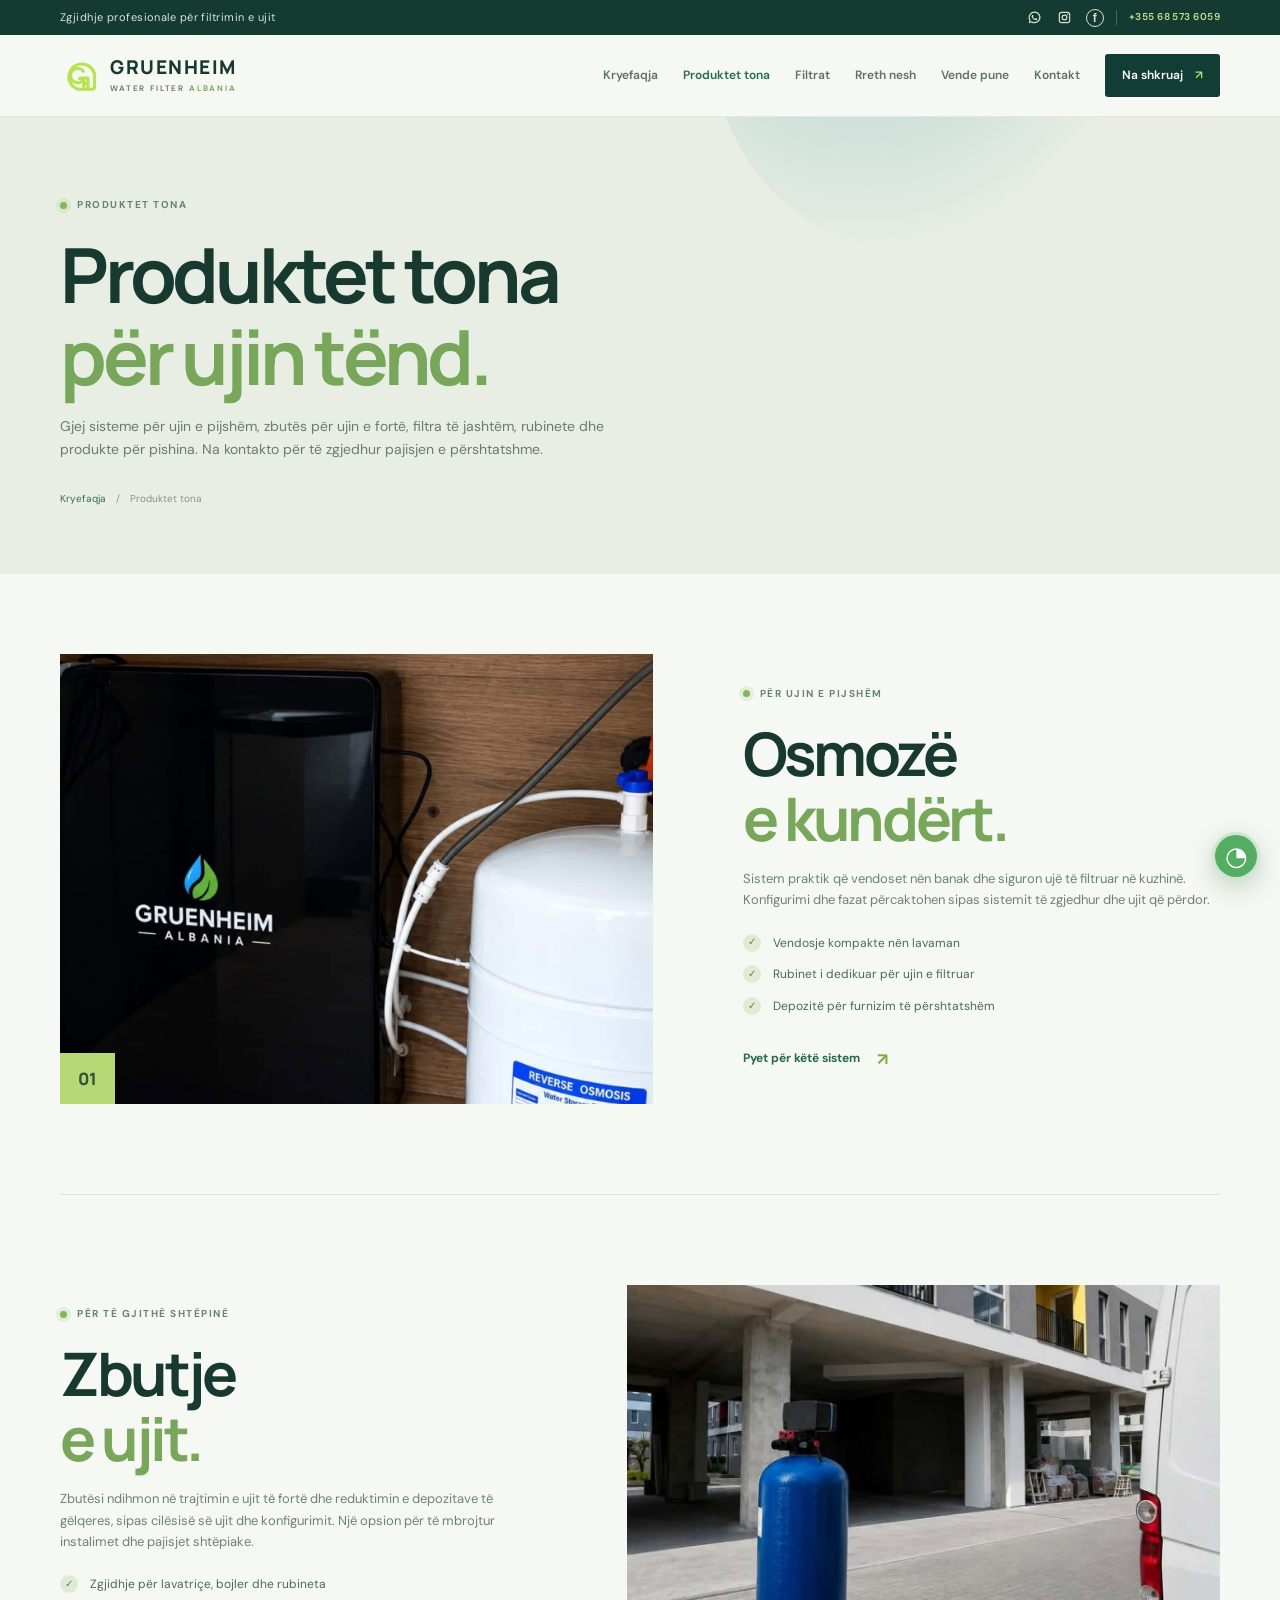
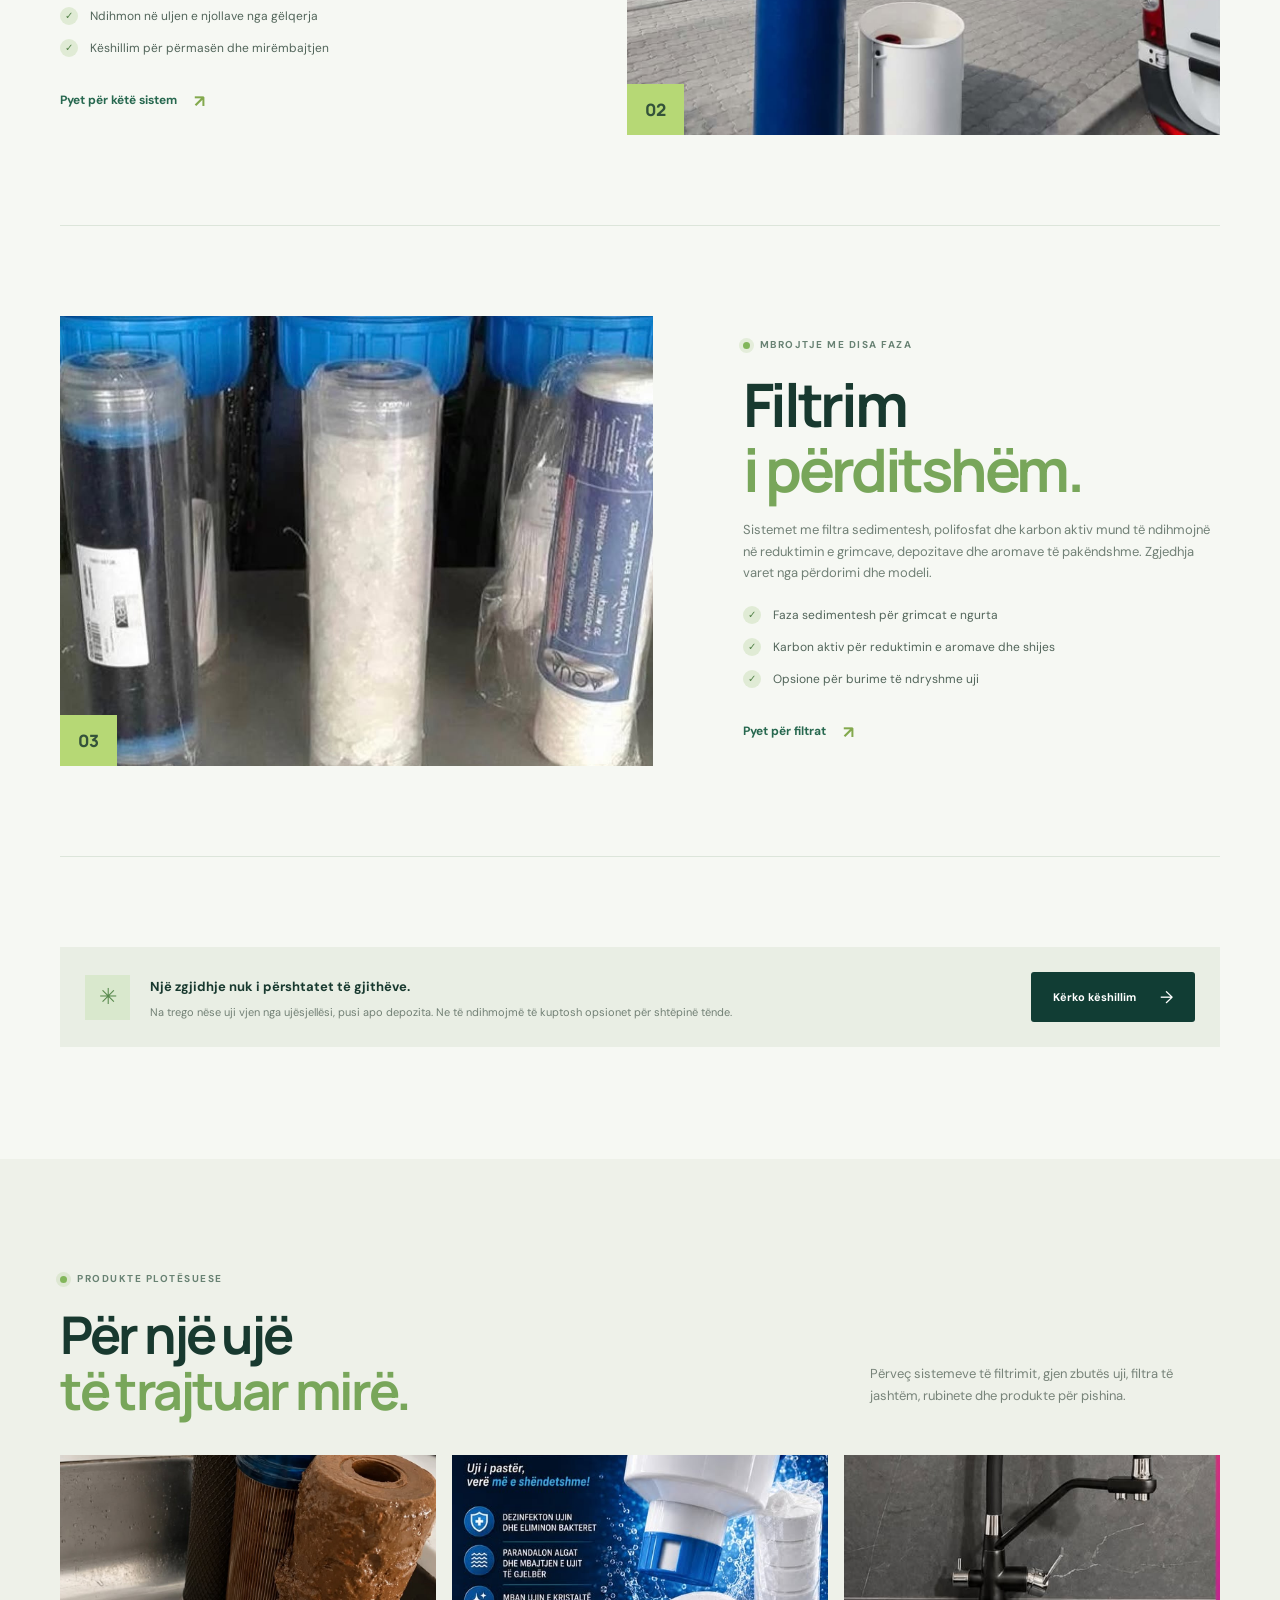
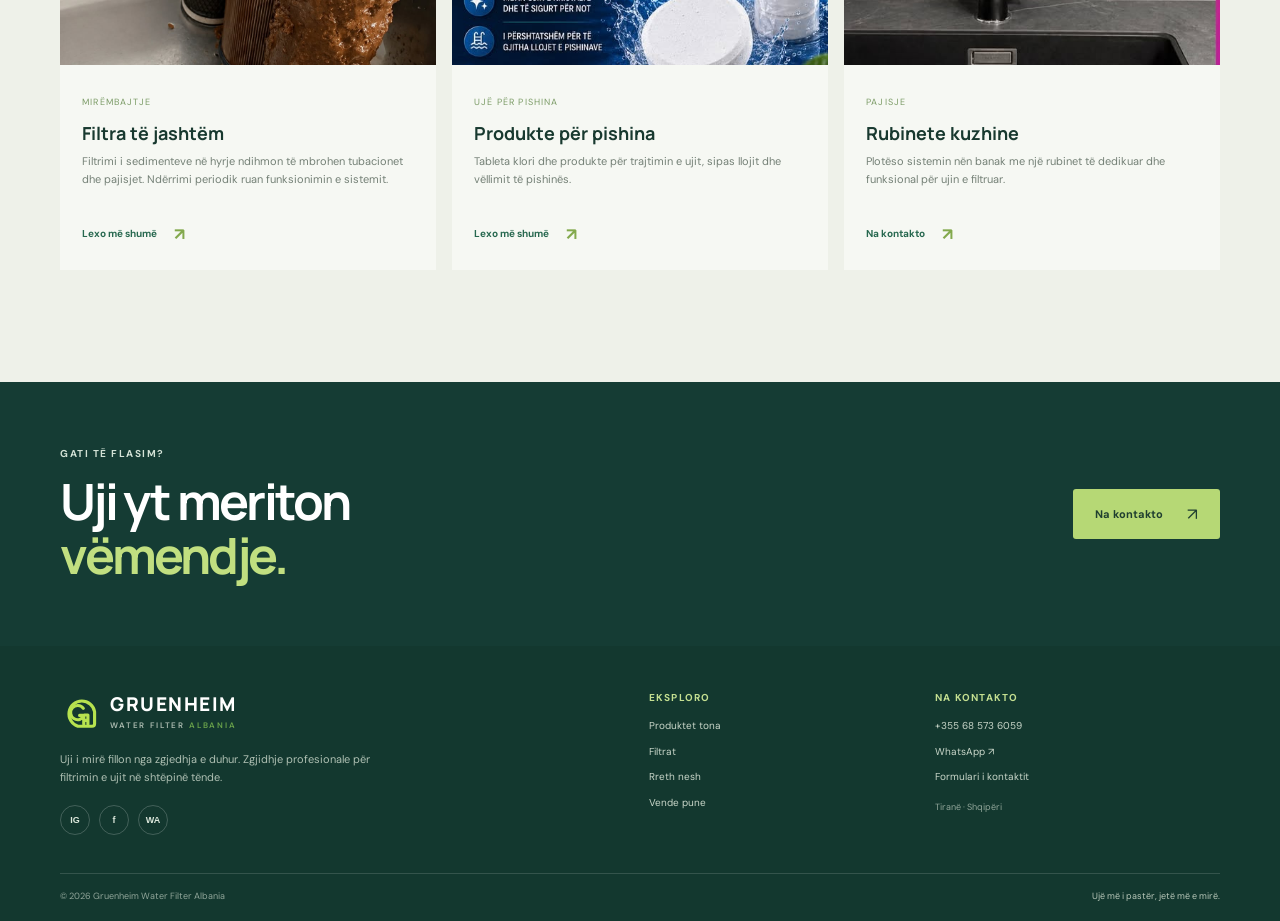
<file: produktet.html>
<!doctype html><html lang="sq"><head><meta charset="utf-8"><meta name="viewport" content="width=device-width,initial-scale=1"><meta name="theme-color" content="#f6f8f3"><meta name="description" content="Njihni produktet Gruenheim për filtrimin dhe trajtimin e ujit në shtëpi dhe pishina."><title>Produktet tona | Gruenheim Albania</title><link rel="icon" href="assets/icon.svg" type="image/svg+xml"><link rel="preconnect" href="https://fonts.googleapis.com"><link rel="preconnect" href="https://fonts.gstatic.com" crossorigin><link href="https://fonts.googleapis.com/css2?family=DM+Sans:wght@400;500;600;700&family=Manrope:wght@400;500;600;700;800&display=swap" rel="stylesheet"><link rel="stylesheet" href="style.css"><script src="script.js" defer></script></head><body data-page="products"><div id="site-header"></div><main>
<section class="page-hero"><div class="container page-hero-inner"><p class="eyebrow"><span class="eyebrow-dot"></span>Produktet tona</p><h1>Produktet tona<br><em>për ujin tënd.</em></h1><p>Gjej sisteme për ujin e pijshëm, zbutës për ujin e fortë, filtra të jashtëm, rubinete dhe produkte për pishina. Na kontakto për të zgjedhur pajisjen e përshtatshme.</p><div class="breadcrumb"><a href="index.html">Kryefaqja</a><span>/</span><span>Produktet tona</span></div></div><div class="page-orb page-orb-blue"></div></section>
<section class="section solutions-detail"><div class="container">
<article class="solution-detail" id="osmoze"><div class="detail-image"><img src="assets/osmoze-e-kthyer.jpg" alt="Sistem osmoze e kundërt me depozitë për ujë të filtruar" loading="lazy"><span class="image-index">01</span></div><div class="detail-copy"><p class="eyebrow"><span class="eyebrow-dot"></span>Për ujin e pijshëm</p><h2>Osmozë<br><em>e kundërt.</em></h2><p>Sistem praktik që vendoset nën banak dhe siguron ujë të filtruar në kuzhinë. Konfigurimi dhe fazat përcaktohen sipas sistemit të zgjedhur dhe ujit që përdor.</p><ul class="check-list"><li><span>✓</span>Vendosje kompakte nën lavaman</li><li><span>✓</span>Rubinet i dedikuar për ujin e filtruar</li><li><span>✓</span>Depozitë për furnizim të përshtatshëm</li></ul><a class="text-link" href="https://wa.me/355685736059?text=P%C3%ABrsh%C3%ABndetje%2C%20dua%20informacion%20p%C3%ABr%20sistemin%20me%20osmoz%C3%AB%20t%C3%AB%20kund%C3%ABrt." target="_blank" rel="noreferrer">Pyet për këtë sistem <span>↗︎</span></a></div></article>
<article class="solution-detail solution-detail-reverse" id="zbutja"><div class="detail-image"><img src="assets/zbutja-ujit.jpg" alt="Rezervuar i sistemit Gruenheim për zbutjen e ujit" loading="lazy"><span class="image-index">02</span></div><div class="detail-copy"><p class="eyebrow"><span class="eyebrow-dot"></span>Për të gjithë shtëpinë</p><h2>Zbutje<br><em>e ujit.</em></h2><p>Zbutësi ndihmon në trajtimin e ujit të fortë dhe reduktimin e depozitave të gëlqeres, sipas cilësisë së ujit dhe konfigurimit. Një opsion për të mbrojtur instalimet dhe pajisjet shtëpiake.</p><ul class="check-list"><li><span>✓</span>Zgjidhje për lavatriçe, bojler dhe rubineta</li><li><span>✓</span>Ndihmon në uljen e njollave nga gëlqerja</li><li><span>✓</span>Këshillim për përmasën dhe mirëmbajtjen</li></ul><a class="text-link" href="https://wa.me/355685736059?text=P%C3%ABrsh%C3%ABndetje%2C%20dua%20informacion%20p%C3%ABr%20zbut%C3%ABsin%20e%20ujit." target="_blank" rel="noreferrer">Pyet për këtë sistem <span>↗︎</span></a></div></article>
<article class="solution-detail" id="filtra"><div class="detail-image"><img src="assets/filtra-3-faza.jpg" alt="Fishek filtri me disa faza" loading="lazy"><span class="image-index">03</span></div><div class="detail-copy"><p class="eyebrow"><span class="eyebrow-dot"></span>Mbrojtje me disa faza</p><h2>Filtrim<br><em>i përditshëm.</em></h2><p>Sistemet me filtra sedimentesh, polifosfat dhe karbon aktiv mund të ndihmojnë në reduktimin e grimcave, depozitave dhe aromave të pakëndshme. Zgjedhja varet nga përdorimi dhe modeli.</p><ul class="check-list"><li><span>✓</span>Faza sedimentesh për grimcat e ngurta</li><li><span>✓</span>Karbon aktiv për reduktimin e aromave dhe shijes</li><li><span>✓</span>Opsione për burime të ndryshme uji</li></ul><a class="text-link" href="https://wa.me/355685736059?text=P%C3%ABrsh%C3%ABndetje%2C%20dua%20t%C3%AB%20di%20m%C3%AB%20shum%C3%AB%20p%C3%ABr%20filtrat%20me%20disa%20faza." target="_blank" rel="noreferrer">Pyet për filtrat <span>↗︎</span></a></div></article>
<div class="product-note"><span class="note-star">✳</span><div><b>Një zgjidhje nuk i përshtatet të gjithëve.</b><p>Na trego nëse uji vjen nga ujësjellësi, pusi apo depozita. Ne të ndihmojmë të kuptosh opsionet për shtëpinë tënde.</p></div><a class="button dark" href="kontakt.html">Kërko këshillim <span>→</span></a></div></div></section>
<section class="section accessory-section"><div class="container"><div class="section-heading"><div><p class="eyebrow"><span class="eyebrow-dot"></span>Produkte plotësuese</p><h2>Për një ujë<br><em>të trajtuar mirë.</em></h2></div><p class="heading-aside">Përveç sistemeve të filtrimit, gjen zbutës uji, filtra të jashtëm, rubinete dhe produkte për pishina.</p></div><div class="accessory-grid"><article class="accessory-card"><img src="assets/filtra-te-ndotur.jpg" alt="Filtër uji i mbushur me sedimente" loading="lazy"><div><small>MIRËMBAJTJE</small><h3>Filtra të jashtëm</h3><p>Filtrimi i sedimenteve në hyrje ndihmon të mbrohen tubacionet dhe pajisjet. Ndërrimi periodik ruan funksionimin e sistemit.</p><a href="filtrat.html#mirembajtje" class="text-link">Lexo më shumë <span>↗︎</span></a></div></article><article class="accessory-card" id="pishina"><img src="assets/kujdes-pishine.jpg" alt="Produkte për trajtimin e ujit të pishinës" loading="lazy"><div><small>UJË PËR PISHINA</small><h3>Produkte për pishina</h3><p>Tableta klori dhe produkte për trajtimin e ujit, sipas llojit dhe vëllimit të pishinës.</p><a href="#pishina" class="text-link">Lexo më shumë <span>↗︎</span></a></div></article><article class="accessory-card"><img src="assets/rubinet-modern.jpg" alt="Rubinet modern për kuzhinë" loading="lazy"><div><small>PAJISJE</small><h3>Rubinete kuzhine</h3><p>Plotëso sistemin nën banak me një rubinet të dedikuar dhe funksional për ujin e filtruar.</p><a href="kontakt.html" class="text-link">Na kontakto <span>↗︎</span></a></div></article></div></div></section>
<section class="bottom-cta"><div class="container bottom-cta-inner"><div><p class="eyebrow light">Gati të flasim?</p><h2>Uji yt meriton<br><em>vëmendje.</em></h2></div><a class="button lime" href="kontakt.html">Na kontakto <span>↗︎</span></a></div></section></main><div id="site-footer"></div><a class="whatsapp-float" href="https://wa.me/355685736059" target="_blank" rel="noreferrer" aria-label="Na kontakto në WhatsApp">◔</a></body></html>
</file>
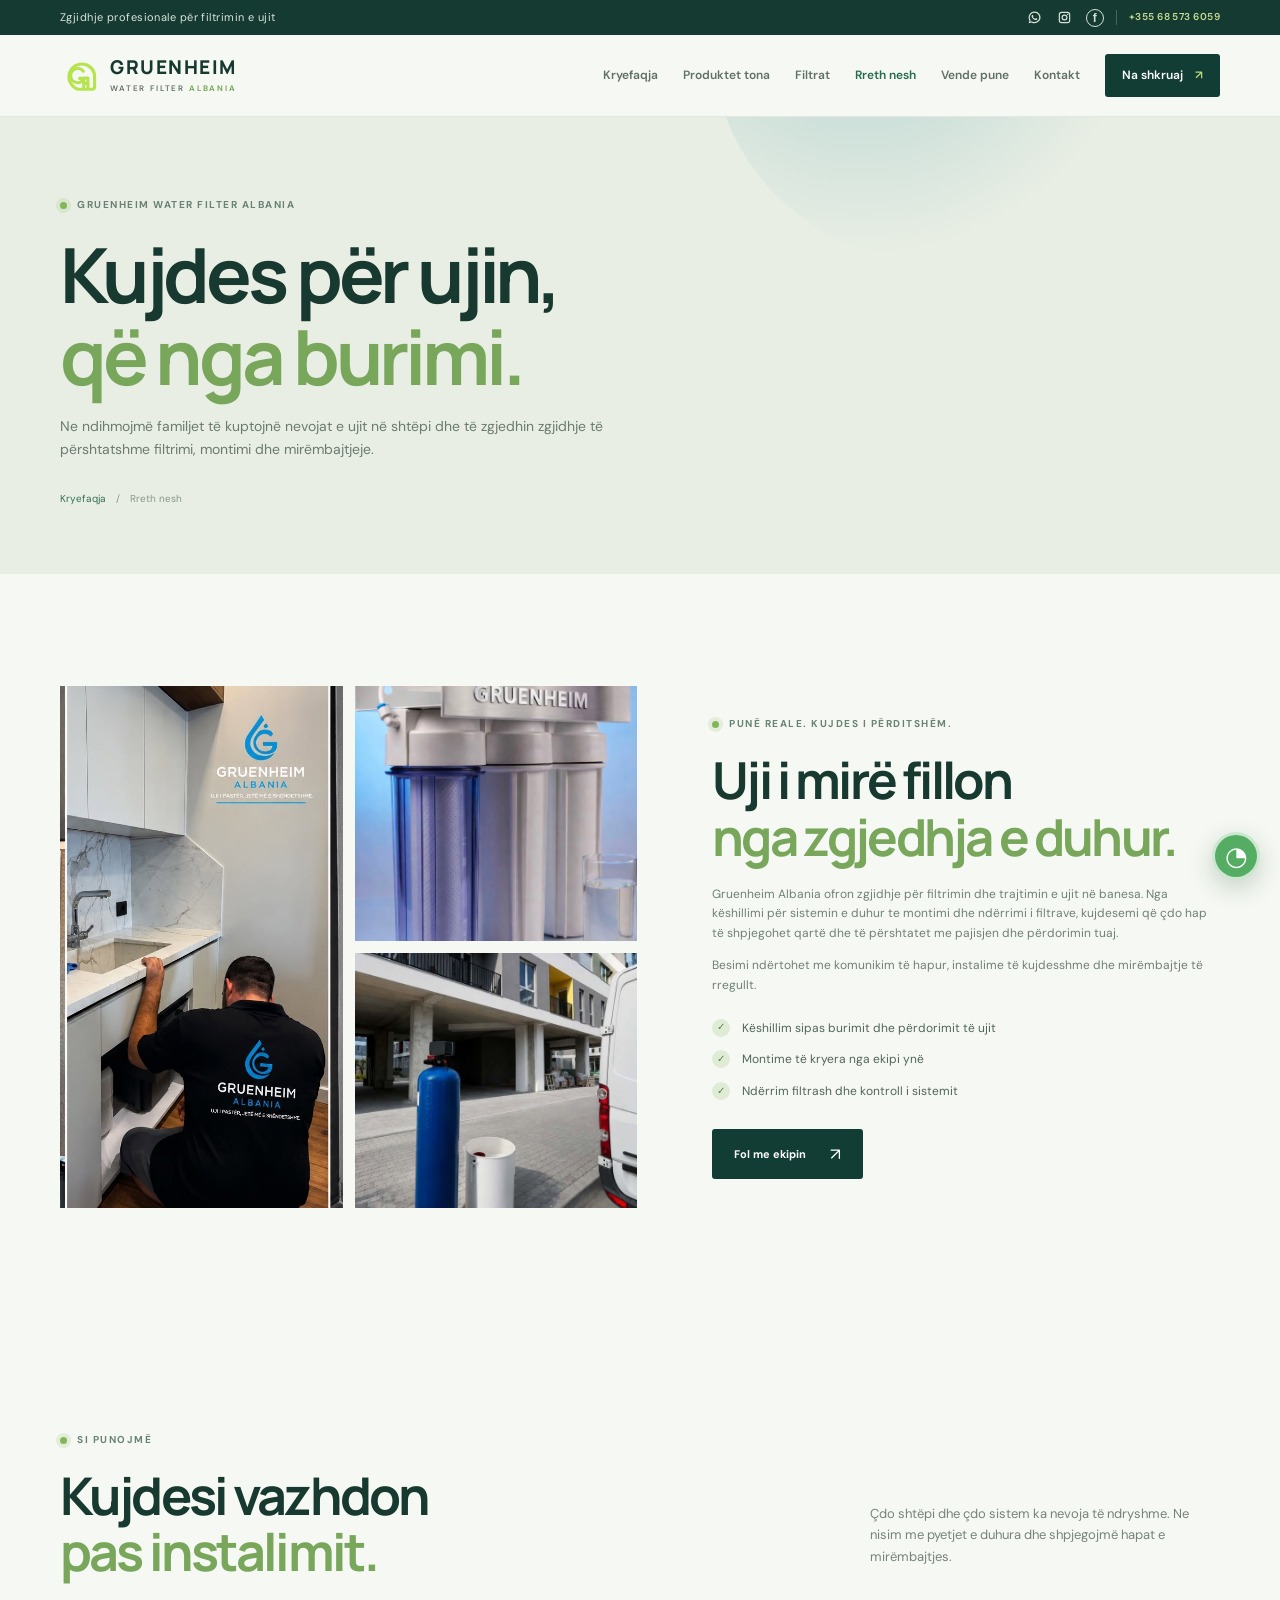
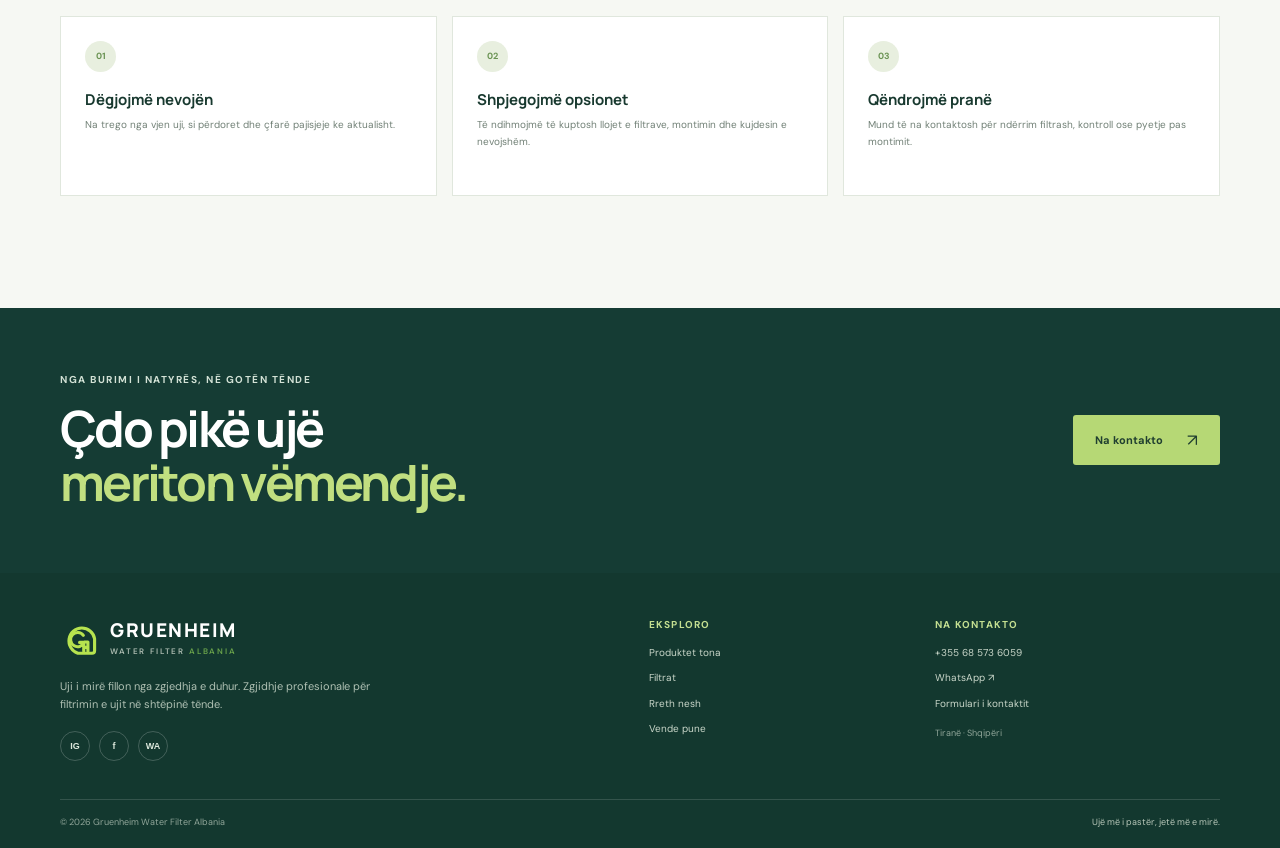
<file: rreth-nesh.html>
<!doctype html>
<html lang="sq">
<head>
  <meta charset="utf-8">
  <meta name="viewport" content="width=device-width,initial-scale=1">
  <meta name="theme-color" content="#f6f8f3">
  <meta name="description" content="Njih Gruenheim Water Filter Albania dhe mënyrën si kujdesemi për filtrimin dhe mirëmbajtjen e ujit në shtëpi.">
  <title>Rreth nesh | Gruenheim Albania</title>
  <link rel="icon" href="assets/icon.svg" type="image/svg+xml">
  <link rel="preconnect" href="https://fonts.googleapis.com">
  <link rel="preconnect" href="https://fonts.gstatic.com" crossorigin>
  <link href="https://fonts.googleapis.com/css2?family=DM+Sans:wght@400;500;600;700&family=Manrope:wght@400;500;600;700;800&display=swap" rel="stylesheet">
  <link rel="stylesheet" href="style.css">
  <script src="script.js" defer></script>
</head>
<body data-page="about">
  <div id="site-header"></div>
  <main>
    <section class="page-hero">
      <div class="container page-hero-inner">
        <p class="eyebrow"><span class="eyebrow-dot"></span>Gruenheim Water Filter Albania</p>
        <h1>Kujdes për ujin,<br><em>që nga burimi.</em></h1>
        <p>Ne ndihmojmë familjet të kuptojnë nevojat e ujit në shtëpi dhe të zgjedhin zgjidhje të përshtatshme filtrimi, montimi dhe mirëmbajtjeje.</p>
        <div class="breadcrumb"><a href="index.html">Kryefaqja</a><span>/</span><span>Rreth nesh</span></div>
      </div>
      <div class="page-orb page-orb-blue"></div>
    </section>
    <section class="section about-story">
      <div class="container about-layout">
        <div class="about-photo-grid">
          <img src="assets/montim-profesional.jpg" alt="Ekipi Gruenheim gjatë montimit të një sistemi filtrimi" loading="lazy">
          <img src="assets/sistem-filtrimi.jpg" alt="Montim i sistemit të ujit në banesë" loading="lazy">
          <img src="assets/zbutja-ujit.jpg" alt="Sistem zbutjeje uji i instaluar në banesë" loading="lazy">
        </div>
        <div class="about-copy">
          <p class="eyebrow"><span class="eyebrow-dot"></span>Punë reale. Kujdes i përditshëm.</p>
          <h2>Uji i mirë fillon<br><em>nga zgjedhja e duhur.</em></h2>
          <p>Gruenheim Albania ofron zgjidhje për filtrimin dhe trajtimin e ujit në banesa. Nga këshillimi për sistemin e duhur te montimi dhe ndërrimi i filtrave, kujdesemi që çdo hap të shpjegohet qartë dhe të përshtatet me pajisjen dhe përdorimin tuaj.</p>
          <p>Besimi ndërtohet me komunikim të hapur, instalime të kujdesshme dhe mirëmbajtje të rregullt.</p>
          <ul class="check-list">
            <li><span>✓</span>Këshillim sipas burimit dhe përdorimit të ujit</li>
            <li><span>✓</span>Montime të kryera nga ekipi ynë</li>
            <li><span>✓</span>Ndërrim filtrash dhe kontroll i sistemit</li>
          </ul>
          <a class="button dark" href="kontakt.html">Fol me ekipin <span>↗︎</span></a>
        </div>
      </div>
    </section>
    <section class="section about-values">
      <div class="container">
        <div class="section-heading"><div><p class="eyebrow"><span class="eyebrow-dot"></span>Si punojmë</p><h2>Kujdesi vazhdon<br><em>pas instalimit.</em></h2></div><p class="heading-aside">Çdo shtëpi dhe çdo sistem ka nevoja të ndryshme. Ne nisim me pyetjet e duhura dhe shpjegojmë hapat e mirëmbajtjes.</p></div>
        <div class="about-value-grid">
          <article><span>01</span><h3>Dëgjojmë nevojën</h3><p>Na trego nga vjen uji, si përdoret dhe çfarë pajisjeje ke aktualisht.</p></article>
          <article><span>02</span><h3>Shpjegojmë opsionet</h3><p>Të ndihmojmë të kuptosh llojet e filtrave, montimin dhe kujdesin e nevojshëm.</p></article>
          <article><span>03</span><h3>Qëndrojmë pranë</h3><p>Mund të na kontaktosh për ndërrim filtrash, kontroll ose pyetje pas montimit.</p></article>
        </div>
      </div>
    </section>
    <section class="bottom-cta"><div class="container bottom-cta-inner"><div><p class="eyebrow light">Nga burimi i natyrës, në gotën tënde</p><h2>Çdo pikë ujë<br><em>meriton vëmendje.</em></h2></div><a class="button lime" href="kontakt.html">Na kontakto <span>↗︎</span></a></div></section>
  </main>
  <div id="site-footer"></div>
  <a class="whatsapp-float" href="https://wa.me/355685736059" target="_blank" rel="noreferrer" aria-label="Na kontakto në WhatsApp">◔</a>
</body>
</html>
</file>
<file: style.css>
:root{
  --ink:#18392f;
  --deep:#113d34;
  --blue:#2588a2;
  --lime:#b6d875;
  --leaf:#74aa53;
  --paper:#f6f8f3;
  --white:#fff;
  --muted:#6d7c73;
  --line:#dce5da;
  --gold:#efca76;
  --display:"Manrope",Arial,sans-serif;
  --body:"DM Sans",Arial,sans-serif}
*{
  box-sizing:border-box}
html{
  scroll-behavior:smooth}
body{
  margin:0;
  background:var(--paper);
  color:var(--ink);
  font:16px/1.65 var(--body);
  -webkit-font-smoothing:antialiased}
img,video{
  display:block;
  max-width:100%}
a{
  color:inherit;
  text-decoration:none}
button,input,select,textarea{
  font:inherit}
.container{
  width:min(1160px,calc(100% - 64px));
  margin-inline:auto}
.topline{
  background:#153a32;
  color:#d8e4db;
  font-size:11px;
  letter-spacing:.04em}
.topline-inner{
  height:35px;
  display:flex;
  justify-content:space-between;
  align-items:center}
.topline a{
  color:#eaf3e8}
.topline strong{
  color:#c4df91;
  font-weight:600}
.site-header{
  position:sticky;
  z-index:20;
  top:0;
  background:rgba(246,248,243,.94);
  backdrop-filter:blur(16px);
  border-bottom:1px solid rgba(24,57,47,.09)}
.nav-wrap{
  height:81px;
  display:flex;
  align-items:center;
  justify-content:space-between}
.brand{
  display:flex;
  gap:10px;
  align-items:center;
  min-width:207px}
.brand-mark{
  width:40px;
  height:43px}
.brand-copy{
  display:flex;
  flex-direction:column;
  line-height:1.1}
.brand-copy b{
  font:800 19px/1 var(--display);
  letter-spacing:.08em}
.brand-copy small{
  font:600 8px/1.5 var(--body);
  letter-spacing:.23em;
  color:#65746a;
  margin-top:5px}
.brand-copy i{
  font-style:normal;
  color:#6aa34b}
.main-nav{
  display:flex;
  align-items:center;
  gap:25px;
  font-size:12px;
  font-weight:600;
  color:#607067}
.main-nav>a:not(.nav-cta){
  transition:color .2s}
.main-nav>a:hover,.main-nav>a.active{
  color:#236b50}
.nav-cta{
  background:var(--deep);
  color:white;
  padding:12px 17px;
  border-radius:3px}
.nav-cta span{
  color:var(--lime);
  padding-left:9px}
.menu-toggle{
  display:none}
.section{
  padding:112px 0}
.eyebrow{
  display:flex;
  align-items:center;
  gap:10px;
  margin:0 0 19px;
  color:#688273;
  font-size:10px;
  font-weight:700;
  letter-spacing:.15em;
  text-transform:uppercase}
.eyebrow-dot{
  width:7px;
  height:7px;
  border-radius:50%;
  background:#82b65b;
  box-shadow:0 0 0 4px rgba(130,182,91,.16)}
.eyebrow.light{
  color:#d3e2d6}
.eyebrow.light .eyebrow-dot{
  background:#bee17e;
  box-shadow:0 0 0 4px rgba(190,225,126,.16)}
h1,h2,h3,p{
  margin-top:0}
h1,h2{
  font-family:var(--display);
  letter-spacing:-.055em;
  line-height:1.08}
h1 em,h2 em{
  color:#78a65a;
  font-style:normal}
.button{
  display:inline-flex;
  min-height:50px;
  align-items:center;
  justify-content:center;
  gap:24px;
  padding:0 21px;
  border:1px solid transparent;
  border-radius:3px;
  font-size:11px;
  font-weight:700;
  transition:transform .2s,background .2s,color .2s}
.button:hover{
  transform:translateY(-2px)}
.button span{
  font-size:17px;
  font-weight:400}
.button.lime{
  background:var(--lime);
  color:#203f30}
.button.lime:hover{
  background:#c5e687}
.button.dark{
  background:var(--deep);
  color:#fff}
.button.dark:hover{
  background:#23594a}
.button.outline-light{
  color:#fff;
  border-color:rgba(255,255,255,.45)}
.button.outline-light:hover{
  background:#fff;
  color:var(--deep)}
.button.line{
  border-color:#c6d2c7;
  color:var(--deep)}
.button.line:hover{
  background:#eaf0e5}
.text-link{
  display:inline-flex;
  align-items:center;
  gap:17px;
  color:#27684f;
  font-size:12px;
  font-weight:700}
.text-link span{
  color:#83a94d;
  font-size:17px}
.hero{
  position:relative;
  min-height:660px;
  height:min(780px,calc(100svh - 116px));
  display:flex;
  align-items:center;
  overflow:hidden;
  background:#112e33;
  color:#fff}
.hero-video,.hero-shade{
  position:absolute;
  inset:0;
  width:100%;
  height:100%;
  object-fit:cover}
.hero-video{
  opacity:.78}
.hero-shade{
  background:linear-gradient(90deg,rgba(9,34,34,.91) 0%,rgba(11,40,42,.77) 42%,rgba(17,57,59,.28) 100%),linear-gradient(0deg,rgba(11,39,40,.18),rgba(11,39,40,.14))}
.hero-watermark{
  position:absolute;
  right:9%;
  top:-12%;
  font:800 660px/.95 var(--display);
  color:rgba(207,235,191,.06);
  pointer-events:none}
.hero-content{
  position:relative;
  z-index:2;
  padding-block:70px}
.hero h1{
  font-size:clamp(50px,7.3vw,92px);
  max-width:860px;
  margin:0 0 24px}
.hero h1 em{
  color:#c2e282}
.hero-lead{
  max-width:520px;
  margin-bottom:32px;
  color:rgba(242,248,242,.8);
  font-size:16px}
.hero-actions{
  display:flex;
  gap:12px;
  flex-wrap:wrap}
.hero-note{
  display:flex;
  align-items:center;
  gap:10px;
  margin-top:48px;
  color:rgba(255,255,255,.66);
  font-size:11px}
.hero-note span{
  width:28px;
  height:1px;
  background:#bddb79}
.hero-side-label{
  position:absolute;
  right:30px;
  bottom:38px;
  display:flex;
  gap:25px;
  color:rgba(255,255,255,.65);
  font-size:9px;
  letter-spacing:.17em;
  writing-mode:vertical-rl}
.scroll-cue{
  position:absolute;
  bottom:31px;
  left:50%;
  width:22px;
  height:38px;
  border:1px solid rgba(255,255,255,.45);
  border-radius:18px}
.scroll-cue span{
  position:absolute;
  width:2px;
  height:7px;
  left:9px;
  top:7px;
  background:#c0df83;
  animation:scroll 1.5s infinite}
@keyframes scroll{
  to{
  transform:translateY(13px);
  opacity:0}
}
.trust-strip{
  background:#e9eee4;
  border-bottom:1px solid #dce5da}
.trust-grid{
  display:grid;
  grid-template-columns:repeat(4,1fr);
  padding:24px 0}
.trust-grid>div{
  display:flex;
  align-items:center;
  gap:13px;
  padding:0 18px;
  border-right:1px solid #d4ddd3}
.trust-grid>div:first-child{
  padding-left:0}
.trust-grid>div:last-child{
  border:0}
.trust-icon{
  font-size:22px;
  color:#65964e}
.trust-grid b,.trust-grid small{
  display:block}
.trust-grid b{
  font-size:11px}
.trust-grid small{
  font-size:10px;
  color:#77857a}
.intro{
  padding-top:115px}
.intro-heading,.section-heading{
  display:grid;
  grid-template-columns:1fr .63fr;
  gap:70px;
  align-items:end;
  margin-bottom:40px}
.intro h2,.section-heading h2,.story h2,.home-cta h2{
  font-size:clamp(34px,4.3vw,52px);
  margin-bottom:0}
.intro-heading>div:nth-child(2)>p,.story-copy>p:not(.eyebrow),.home-cta>div>div>p:not(.eyebrow){
  font-size:14px;
  color:#758177;
  margin-bottom:18px}
.solution-grid{
  display:grid;
  grid-template-columns:1.4fr 1fr 1fr;
  gap:15px}
.solution-card{
  position:relative;
  height:366px;
  overflow:hidden;
  background:#1d4240}
.solution-card img{
  width:100%;
  height:100%;
  object-fit:cover;
  transition:transform .6s}
.solution-card:hover img{
  transform:scale(1.045)}
.card-shade{
  position:absolute;
  inset:0;
  background:linear-gradient(0deg,rgba(8,29,29,.82),transparent 72%)}
.solution-meta{
  position:absolute;
  left:22px;
  right:20px;
  bottom:20px;
  color:white;
  display:flex;
  flex-direction:column}
.solution-meta small{
  font-size:9px;
  letter-spacing:.15em;
  color:#d9e3dd}
.solution-meta b{
  font:700 19px var(--display)}
.solution-meta i{
  position:absolute;
  right:0;
  bottom:0;
  font-size:20px;
  font-style:normal;
  color:#c6e383}
.intro-bottom{
  display:flex;
  justify-content:space-between;
  align-items:center;
  margin-top:24px}
.intro-bottom>span{
  color:#849084;
  font-size:11px}
.story{
  background:#eef1e9}
.story-grid{
  display:grid;
  grid-template-columns:1fr 1fr;
  gap:90px;
  align-items:center}
.story-image{
  position:relative;
  height:440px}
.story-image>img{
  height:100%;
  width:100%;
  object-fit:cover}
.image-caption{
  position:absolute;
  bottom:18px;
  left:18px;
  right:18px;
  background:rgba(247,249,244,.95);
  padding:15px;
  display:flex;
  gap:12px;
  align-items:center}
.caption-mark{
  display:grid;
  place-items:center;
  width:38px;
  height:38px;
  background:#183f35;
  color:#bfe17f;
  font:800 20px var(--display)}
.image-caption b,.image-caption small{
  display:block}
.image-caption b{
  font-size:11px}
.image-caption small{
  font-size:10px;
  color:#78857b}
.story-copy h2{
  margin-bottom:20px}
.story-copy>p:not(.eyebrow){
  max-width:510px}
.check-list{
  padding:0;
  margin:23px 0 27px;
  list-style:none}
.check-list li{
  display:flex;
  gap:12px;
  align-items:flex-start;
  margin:12px 0;
  color:#52655a;
  font-size:12px}
.check-list li span{
  display:grid;
  place-items:center;
  width:18px;
  height:18px;
  flex:none;
  background:#e0ebd5;
  border-radius:50%;
  color:#538148;
  font-size:10px}
.gift-band{
  position:relative;
  background:#153d35;
  color:white;
  overflow:hidden;
  padding:88px 0}
.gift-glow{
  position:absolute;
  width:500px;
  height:500px;
  right:7%;
  top:-70%;
  border-radius:50%;
  background:radial-gradient(circle,rgba(131,182,91,.18),transparent 68%)}
.gift-content{
  position:relative;
  display:grid;
  grid-template-columns:1fr 1.4fr .7fr;
  gap:45px;
  align-items:center}
.gift-badge{
  align-self:start;
  margin-top:7px;
  padding:11px 14px;
  border:1px solid rgba(255,255,255,.23);
  color:#dbe6db;
  font-size:9px;
  letter-spacing:.15em}
.gift-badge span{
  padding-left:16px;
  color:#c3e37d}
.gift-content h2{
  font-size:clamp(34px,4.2vw,50px);
  margin-bottom:18px}
.gift-content h2 em{
  color:#c6e283}
.gift-content>div:nth-child(2)>p:not(.eyebrow){
  max-width:550px;
  color:rgba(255,255,255,.69);
  font-size:13px;
  margin-bottom:24px}
.gift-teaser{
  position:relative;
  justify-self:center;
  width:150px;
  height:150px;
  display:flex;
  align-items:center;
  justify-content:center;
  flex-direction:column}
.gift-teaser-box{
  position:absolute;
  left:28px;
  top:50px;
  width:94px;
  height:79px;
  background:#badb77;
  display:grid;
  place-items:center;
  color:#4a7442;
  font:800 40px var(--display);
  box-shadow:0 14px 24px #0e3029}
.gift-teaser-lid{
  position:absolute;
  z-index:2;
  top:42px;
  left:21px;
  width:108px;
  height:18px;
  background:#e8ce7d;
  transition:transform .4s;
  transform-origin:90% 100%}
.gift-teaser-ribbon{
  position:absolute;
  z-index:3;
  top:48px;
  left:67px;
  width:17px;
  height:81px;
  background:#eddfa8}
.gift-teaser-ribbon:before,.gift-teaser-ribbon:after{
  content:"";
  position:absolute;
  top:-12px;
  width:19px;
  height:14px;
  border:5px solid #eddfa8;
  border-radius:90% 90% 0 90%}
.gift-teaser-ribbon:before{
  left:-15px;
  transform:rotate(25deg)}
.gift-teaser-ribbon:after{
  left:8px;
  transform:rotate(65deg)}
.gift-teaser>span{
  position:absolute;
  bottom:0;
  color:#c6e283;
  font-size:9px;
  letter-spacing:.18em}
.gift-teaser:hover .gift-teaser-lid{
  transform:translateY(-18px) rotate(-18deg)}
.gift-teaser-spark{
  position:absolute;
  top:4px;
  right:8px;
  color:#d0e890;
  font-size:25px;
  animation:twinkle 2.6s infinite}
@keyframes twinkle{
  50%{
  transform:scale(.75) rotate(25deg);
  opacity:.5}
}
.services-preview{
  padding-block:112px}
.section-heading{
  grid-template-columns:1fr auto;
  margin-bottom:36px}
.section-heading>.text-link{
  margin-bottom:7px}
.service-grid{
  display:grid;
  grid-template-columns:repeat(3,1fr);
  gap:15px}
.service-tile{
  position:relative;
  min-height:243px;
  padding:27px;
  background:#edf1e9;
  border:1px solid #dce4d8}
.tile-number{
  position:absolute;
  top:26px;
  right:26px;
  color:#a4b0a3;
  font-size:10px}
.tile-icon{
  display:grid;
  place-items:center;
  width:43px;
  height:43px;
  background:#dce9cf;
  color:#54804a;
  font-size:22px;
  margin-bottom:28px}
.service-tile h3{
  font:700 17px var(--display);
  margin-bottom:9px}
.service-tile p{
  max-width:260px;
  font-size:12px;
  color:#728076}
.service-tile>a{
  position:absolute;
  right:25px;
  bottom:22px;
  color:#508150;
  font-size:20px}
.quote-section{
  background:#e2eadc;
  padding:74px 0;
  text-align:center}
.quote-inner>span{
  font:800 58px/.7 Georgia;
  color:#83aa60}
.quote-inner p{
  font:700 clamp(25px,4vw,42px)/1.24 var(--display);
  letter-spacing:-.045em;
  margin:18px auto}
.quote-inner em{
  font-style:normal;
  color:#6d9b4d}
.quote-inner>i{
  display:block;
  width:48px;
  height:1px;
  background:#86a971;
  margin:23px auto}
.quote-inner small{
  color:#748076;
  font-size:9px;
  letter-spacing:.2em}
.home-cta{
  padding:90px 0;
  background:#f6f8f3}
.home-cta-inner{
  position:relative;
  display:grid;
  grid-template-columns:1fr auto;
  gap:60px;
  align-items:center}
.home-cta h2{
  margin-bottom:14px}
.home-cta>div>div>p:not(.eyebrow){
  max-width:430px}
.cta-actions{
  display:flex;
  flex-direction:column;
  gap:10px;
  min-width:260px}
.cta-drop{
  position:absolute;
  right:45%;
  top:15%;
  font-size:100px;
  color:rgba(129,171,90,.09);
  transform:rotate(45deg)}
.site-footer{
  background:#13382f;
  color:#e7ede6;
  padding:45px 0 18px}
.footer-main{
  display:flex;
  align-items:center;
  justify-content:space-between;
  padding-bottom:37px}
.brand-footer .brand-copy b{
  color:#fff}
.brand-footer .brand-copy small{
  color:#acbbb0}
.footer-main>p{
  font-size:11px;
  color:#afc0b3;
  margin:0}
.footer-social{
  display:flex;
  gap:22px;
  font-size:10px;
  color:#cfddcf}
.footer-bottom{
  display:flex;
  justify-content:space-between;
  border-top:1px solid rgba(255,255,255,.14);
  padding-top:15px;
  color:#91a69a;
  font-size:9px}
.footer-bottom div{
  display:flex;
  gap:22px}
.whatsapp-float{
  position:fixed;
  right:20px;
  bottom:20px;
  z-index:15;
  width:48px;
  height:48px;
  display:grid;
  place-items:center;
  border-radius:50%;
  background:#55ad63;
  color:white;
  font-size:26px;
  box-shadow:0 8px 25px rgba(25,80,47,.22);
  border:3px solid rgba(255,255,255,.7)}
.whatsapp-float:hover{
  transform:translateY(-3px)}

.page-hero{
  position:relative;
  overflow:hidden;
  min-height:390px;
  padding:80px 0 67px;
  background:#e9eee4}
.page-hero-inner{
  position:relative;
  z-index:1}
.page-hero h1{
  font-size:clamp(44px,6.6vw,76px);
  margin-bottom:18px}
.page-hero-inner>p:not(.eyebrow):not(.breadcrumb){
  max-width:560px;
  color:#6b7b70;
  font-size:14px}
.breadcrumb{
  display:flex;
  gap:10px;
  margin-top:30px;
  font-size:10px;
  color:#88948a}
.breadcrumb a{
  color:#347052}
.page-orb{
  position:absolute;
  right:10%;
  top:-65%;
  width:440px;
  height:440px;
  border-radius:50%;
  background:radial-gradient(circle at 34% 34%,rgba(59,151,167,.33),rgba(59,151,167,.04) 62%,transparent 70%)}
.page-orb-green{
  background:radial-gradient(circle at 34% 34%,rgba(134,180,88,.36),rgba(134,180,88,.04) 62%,transparent 70%)}
.solutions-detail{
  padding-top:80px}
.solution-detail{
  display:grid;
  grid-template-columns:1.03fr .83fr;
  gap:90px;
  align-items:center;
  padding-bottom:90px;
  margin-bottom:90px;
  border-bottom:1px solid var(--line);
  scroll-margin-top:120px}
.solution-detail-reverse{
  grid-template-columns:.83fr 1.03fr}
.solution-detail-reverse .detail-image{
  order:2}
.solution-detail-reverse .detail-copy{
  order:1}
.detail-image{
  position:relative;
  height:450px;
  background:#e3e9e1}
.detail-image img{
  width:100%;
  height:100%;
  object-fit:cover}
.image-index{
  position:absolute;
  bottom:0;
  left:0;
  background:var(--lime);
  padding:14px 18px;
  font:800 17px var(--display);
  color:#34523a}
.detail-copy h2{
  font-size:clamp(42px,5.1vw,60px);
  margin-bottom:17px}
.detail-copy>p:not(.eyebrow){
  max-width:490px;
  color:#718076;
  font-size:13px}
.product-note{
  display:flex;
  align-items:center;
  gap:20px;
  padding:25px;
  background:#e9eee4;
  margin-top:0}
.note-star{
  display:grid;
  place-items:center;
  width:45px;
  height:45px;
  background:#d9e8cd;
  color:#58894d;
  font-size:22px;
  flex:none}
.product-note b{
  font-size:13px}
.product-note p{
  font-size:11px;
  color:#728075;
  margin:4px 0 0}
.product-note .button{
  margin-left:auto;
  white-space:nowrap}
.accessory-section{
  background:#eef1e9}
.heading-aside{
  max-width:350px;
  color:#778379;
  font-size:13px}
.accessory-grid{
  display:grid;
  grid-template-columns:repeat(3,1fr);
  gap:16px}
.accessory-card{
  background:var(--paper)}
.accessory-card>img{
  width:100%;
  height:210px;
  object-fit:cover}
.accessory-card>div{
  padding:22px}
.accessory-card small{
  font-size:9px;
  letter-spacing:.13em;
  color:#7b9b66}
.accessory-card h3{
  font:700 18px var(--display);
  margin:7px 0}
.accessory-card p{
  color:#748076;
  font-size:11px;
  min-height:56px}
.accessory-card .text-link{
  font-size:10px}
.bottom-cta{
  background:#153c34;
  padding:64px 0;
  color:white}
.bottom-cta-inner{
  display:flex;
  align-items:center;
  justify-content:space-between}
.bottom-cta h2{
  font-size:clamp(34px,4.5vw,50px);
  margin:0}
.bottom-cta h2 em{
  color:#c1df80}
.bottom-cta .eyebrow{
  margin-bottom:12px}
.services-detail{
  padding-top:80px}
.service-feature{
  display:grid;
  grid-template-columns:1.08fr .8fr;
  gap:75px;
  align-items:center}
.service-photo{
  position:relative;
  height:400px}
.service-photo img{
  width:100%;
  height:100%;
  object-fit:cover}
.photo-tag{
  position:absolute;
  left:0;
  bottom:0;
  background:var(--lime);
  padding:12px 15px;
  font-size:9px;
  letter-spacing:.12em;
  font-weight:700}
.service-intro h2,.maintenance-copy h2,.faq-grid h2{
  font-size:clamp(34px,4.5vw,50px);
  margin-bottom:18px}
.service-intro>p:not(.eyebrow),.maintenance-copy>p:not(.eyebrow){
  font-size:13px;
  color:#758278;
  margin-bottom:24px}
.service-list{
  margin-top:70px}
.service-row{
  display:grid;
  grid-template-columns:60px 1fr 40px;
  gap:20px;
  align-items:center;
  padding:25px 0;
  border-top:1px solid var(--line);
  scroll-margin-top:115px}
.service-row:last-child{
  border-bottom:1px solid var(--line)}
.service-count{
  color:#83a36b;
  font:700 11px var(--display)}
.service-row h3{
  font:700 18px var(--display);
  margin:0 0 4px}
.service-row p{
  max-width:690px;
  margin:0;
  color:#778379;
  font-size:12px}
.service-row>a{
  display:grid;
  place-items:center;
  width:36px;
  height:36px;
  border:1px solid #cbd7cb;
  color:#47784e;
  font-size:19px}
.maintenance-note{
  background:#ebefe7}
.maintenance-inner{
  display:grid;
  grid-template-columns:1fr .83fr;
  gap:90px;
  align-items:center}
.maintenance-image{
  height:360px;
  position:relative}
.maintenance-image img{
  height:100%;
  width:100%;
  object-fit:cover}
.before-label{
  position:absolute;
  left:0;
  bottom:0;
  padding:12px 15px;
  background:#fff;
  font-size:9px;
  letter-spacing:.12em;
  font-weight:700}
.maintenance-copy>p:not(.eyebrow){
  max-width:430px}
.mini-benefits{
  display:grid;
  gap:10px;
  margin:23px 0}
.mini-benefits span{
  font-size:11px;
  color:#52685a}
.mini-benefits b{
  color:#65954d;
  margin-right:8px}
.offer-hero{
  background:#e8eee2}
.giveaway-section{
  padding-block:82px}
.giveaway-grid{
  display:grid;
  grid-template-columns:1fr .78fr;
  gap:90px;
  align-items:center}
.giveaway-copy h2{
  font-size:clamp(38px,5vw,57px)}
.large-copy{
  max-width:490px;
  color:#718077;
  font-size:14px}
.gift-perks{
  display:grid;
  gap:20px;
  margin-top:35px}
.gift-perks>div{
  display:grid;
  grid-template-columns:34px 1fr;
  column-gap:12px}
.gift-perks>div>span{
  grid-row:span 2;
  display:grid;
  place-items:center;
  width:30px;
  height:30px;
  border-radius:50%;
  background:#e4edd8;
  color:#61884d;
  font-size:10px}
.gift-perks b{
  font-size:12px}
.gift-perks small{
  color:#7b887d;
  font-size:11px}
.disclaimer{
  display:flex;
  gap:10px;
  align-items:flex-start;
  margin-top:26px;
  padding:12px;
  background:#eef1e9;
  color:#707d72}
.disclaimer>span{
  display:grid;
  place-items:center;
  border:1px solid #aabb9e;
  width:17px;
  height:17px;
  border-radius:50%;
  font-size:10px;
  flex:none}
.disclaimer p{
  font-size:10px;
  margin:0}
.gift-apply-card{
  position:relative;
  overflow:hidden;
  padding:26px;
  background:#f1f3ec;
  border:1px solid #dce4d8;
  text-align:center;
  box-shadow:12px 16px 0 #e5eade}
.apply-top{
  display:flex;
  justify-content:space-between;
  align-items:center;
  color:#849184}
.apply-top small,.apply-foot{
  font-size:8px;
  letter-spacing:.15em}
.apply-icon{
  color:#81a65c;
  font-size:18px}
.apply-gift-scene{
  height:200px;
  position:relative;
  display:grid;
  place-items:center;
  overflow:hidden}
.gift-large{
  position:relative;
  z-index:2;
  width:145px;
  height:150px;
  transition:transform .5s}
.gift-large-box{
  position:absolute;
  left:15px;
  right:15px;
  bottom:10px;
  height:93px;
  display:grid;
  place-items:center;
  background:#1d5947;
  color:#c4e381;
  box-shadow:0 18px 25px #d0d9ca}
.gift-large-box span{
  font:800 42px var(--display)}
.gift-large-ribbon{
  position:absolute;
  z-index:3;
  left:62px;
  bottom:10px;
  height:93px;
  width:22px;
  background:#c1de80}
.gift-large-knot:before,.gift-large-knot:after{
  content:"";
  position:absolute;
  z-index:4;
  top:39px;
  width:33px;
  height:23px;
  border:9px solid #d8bc69;
  border-radius:90% 90% 0 90%}
.gift-large-knot:before{
  left:30px;
  transform:rotate(18deg)}
.gift-large-knot:after{
  left:79px;
  transform:rotate(74deg)}
.gift-large-lid{
  position:absolute;
  z-index:5;
  top:48px;
  left:7px;
  width:131px;
  height:17px;
  background:#ddc46e;
  transition:transform .5s;
  transform-origin:right center}
.gift-orbit{
  position:absolute;
  width:178px;
  height:178px;
  border:1px solid #d7e3d1;
  border-radius:50%}
.orbit-two{
  width:204px;
  height:204px;
  border-style:dashed;
  opacity:.55}
.gift-apply-card.open .gift-large-lid{
  transform:translateY(-35px) rotate(-24deg)}
.gift-apply-card.open .gift-large{
  transform:translateY(-8px) scale(1.05)}
.gift-apply-card h3{
  font:700 20px var(--display);
  margin:4px 0}
.gift-apply-card>p{
  color:#7b877c;
  font-size:11px;
  margin-bottom:17px}
.gift-apply-card>.button{
  width:100%}
.apply-foot{
  display:flex;
  justify-content:space-between;
  border-top:1px solid #d9e1d6;
  margin-top:20px;
  padding-top:12px;
  color:#849185}
.form-section{
  background:#edf1e9;
  scroll-margin-top:90px}
.form-section[hidden]{
  display:none}
.form-layout{
  display:grid;
  grid-template-columns:.65fr 1fr;
  gap:85px;
  align-items:start}
.form-heading{
  position:sticky;
  top:115px}
.form-heading h2{
  font-size:clamp(36px,4.2vw,50px)}
.form-heading>p:not(.eyebrow){
  font-size:12px;
  color:#718076}
.form-privacy{
  margin-top:25px;
  padding:17px;
  background:#e1e9dc}
.form-privacy b{
  font-size:11px}
.form-privacy p{
  font-size:10px;
  color:#718076;
  margin:5px 0 0}
.form-back{
  display:inline-block;
  margin-top:18px;
  font-size:11px;
  color:#43805a}
.lead-form{
  background:#f9faf6;
  padding:30px}
.lead-form fieldset{
  border:0;
  border-bottom:1px solid #e0e7dc;
  padding:0 0 24px;
  margin:0 0 24px}
.lead-form legend{
  width:100%;
  padding:0 0 17px;
  font:700 17px var(--display)}
.lead-form legend span{
  color:#91aa79;
  font-size:10px;
  margin-right:10px}
.form-grid{
  display:grid;
  grid-template-columns:1fr 1fr;
  gap:14px}
.field{
  display:flex;
  flex-direction:column;
  gap:6px;
  color:#53675b;
  font-size:10px;
  font-weight:700}
.field i,.consent i{
  font-style:normal;
  color:#c57451}
.field-wide{
  grid-column:1/-1}
.field input,.field select,.field textarea{
  width:100%;
  border:1px solid #dce4da;
  background:white;
  border-radius:0;
  padding:11px 12px;
  color:#31483a;
  font:400 12px var(--body);
  outline:0}
.field input:focus,.field select:focus,.field textarea:focus{
  border-color:#80a96b;
  box-shadow:0 0 0 3px rgba(128,169,107,.13)}
.field input::placeholder,.field textarea::placeholder{
  color:#a3ada3}
.checks{
  display:flex;
  flex-wrap:wrap;
  gap:7px}
.checks label{
  position:relative}
.checks input{
  position:absolute;
  opacity:0}
.checks span{
  display:block;
  border:1px solid #dce4da;
  padding:7px 9px;
  color:#6b796e;
  background:#fff;
  font-size:10px;
  font-weight:500;
  cursor:pointer}
.checks input:checked+span{
  border-color:#86a970;
  background:#eef4e8;
  color:#315c3e}
.consent{
  display:flex;
  align-items:flex-start;
  gap:10px;
  margin:17px 0;
  color:#68776c;
  font-size:10px}
.consent input{
  margin-top:3px;
  accent-color:#66924d}
.submit-button{
  width:100%;
  margin-top:5px}
.form-hint{
  text-align:center;
  margin:12px 0 0;
  color:#88948a;
  font-size:9px}
.form-hint a{
  color:#326f50}
.jobs-hero{
  min-height:420px}
.jobs-hero .page-hero-inner{
  max-width:1160px}
.jobs-hero-art{
  position:absolute;
  right:max(calc((100% - 1160px)/2),32px);
  top:55px;
  width:250px;
  height:310px;
  overflow:hidden;
  box-shadow:12px 14px 0 rgba(179,210,137,.4)}
.jobs-hero-art img{
  width:100%;
  height:100%;
  object-fit:cover;
  object-position:top}
.jobs-section{
  padding-top:80px}
.open-count{
  align-self:end;
  display:flex;
  align-items:center;
  gap:9px;
  margin-bottom:7px;
  color:#65825c;
  font-size:10px;
  font-weight:700}
.open-count i{
  width:7px;
  height:7px;
  border-radius:50%;
  background:#7ab455;
  box-shadow:0 0 0 4px rgba(122,180,85,.16)}
.jobs-grid{
  display:grid;
  grid-template-columns:repeat(3,1fr);
  gap:16px}
.job-card{
  background:#fff;
  border:1px solid #e1e7df}
.job-card-image{
  height:230px;
  position:relative;
  overflow:hidden}
.job-card-image img{
  width:100%;
  height:100%;
  object-fit:cover;
  object-position:top}
.job-pill{
  position:absolute;
  left:13px;
  bottom:12px;
  background:#bedf83;
  color:#294834;
  padding:7px 10px;
  font-size:8px;
  letter-spacing:.12em;
  font-weight:700}
.job-card-content{
  padding:22px}
.job-meta{
  display:flex;
  justify-content:space-between;
  color:#7a9866;
  font-size:8px;
  font-weight:700;
  letter-spacing:.08em}
.job-card h3{
  font:700 20px var(--display);
  margin:10px 0}
.job-card-content>p{
  min-height:61px;
  color:#758177;
  font-size:11px}
.job-card ul{
  padding:0 0 0 16px;
  min-height:111px;
  margin:15px 0;
  color:#53675b;
  font-size:10px}
.job-card li{
  margin:5px 0}
.job-apply{
  width:100%;
  min-height:44px;
  font-size:10px}
.job-card-text{
  display:flex;
  flex-direction:column}
.job-text-art{
  position:relative;
  height:230px;
  display:flex;
  flex-direction:column;
  justify-content:space-between;
  padding:20px;
  overflow:hidden;
  background:linear-gradient(145deg,#dcead2,#a9cb86)}
.job-art-index,.job-art-caption{
  z-index:1;
  color:#396148;
  font-size:8px;
  letter-spacing:.13em;
  font-weight:700}
.job-art-caption{
  align-self:flex-end;
  text-align:right}
.job-art-drop{
  position:absolute;
  left:50%;
  top:44%;
  transform:translate(-50%,-50%);
  font:800 144px/.9 var(--display);
  color:rgba(255,255,255,.72)}
.job-card-text .job-card-content{
  flex:1;
  display:flex;
  flex-direction:column}
.job-card-text .job-apply{
  margin-top:auto}
.no-jobs-section{
  background:#eef1e9;
  text-align:center}
.no-jobs-card{
  max-width:600px;
  padding:55px 35px;
  background:#fff;
  margin:auto}
.no-jobs-icon{
  font-size:35px;
  color:#79a65a}
.no-jobs-card .eyebrow{
  justify-content:center;
  margin-top:15px}
.no-jobs-card h2{
  font-size:40px}
.no-jobs-card>p:not(.eyebrow){
  max-width:400px;
  margin:0 auto 22px;
  color:#7b877c;
  font-size:12px}
.jobs-note{
  background:#e7eddf;
  padding:22px 0}
.jobs-note-inner{
  display:flex;
  gap:15px;
  align-items:center}
.jobs-note-inner .note-star{
  width:39px;
  height:39px}
.jobs-note-inner b{
  font-size:11px}
.jobs-note-inner p{
  margin:1px 0 0;
  font-size:10px;
  color:#728074}
.jobs-note-inner>a{
  margin-left:auto;
  white-space:nowrap;
  font-size:11px;
  color:#326f50;
  font-weight:700}
.contact-section{
  padding-block:80px}
.contact-grid{
  display:grid;
  grid-template-columns:1fr .78fr;
  gap:65px;
  align-items:stretch}
.contact-card{
  padding:15px 0}
.contact-card h2{
  font-size:clamp(34px,4.3vw,49px)}
.contact-intro{
  max-width:450px;
  color:#738076;
  font-size:12px;
  margin-bottom:30px}
.contact-method{
  display:flex;
  align-items:center;
  gap:14px;
  padding:15px 0;
  border-top:1px solid var(--line)}
.method-icon{
  display:grid;
  place-items:center;
  width:37px;
  height:37px;
  background:#e1ead9;
  color:#51804c;
  font-size:17px}
.contact-method>span:nth-child(2){
  display:flex;
  flex-direction:column}
.contact-method small{
  font-size:8px;
  letter-spacing:.12em;
  color:#8a9889}
.contact-method b{
  font-size:12px}
.method-arrow{
  margin-left:auto;
  color:#588453}
.service-area{
  display:flex;
  gap:12px;
  align-items:center;
  margin-top:18px;
  padding:13px;
  background:#eaf0e4}
.area-pin{
  font-size:22px;
  color:#6e9c52}
.service-area b,.service-area small{
  display:block}
.service-area b{
  font-size:11px}
.service-area small{
  font-size:10px;
  color:#7b887c}
.contact-image{
  position:relative;
  min-height:480px}
.contact-image>img{
  width:100%;
  height:100%;
  position:absolute;
  inset:0;
  object-fit:cover}
.contact-image-note{
  position:absolute;
  left:-28px;
  bottom:23px;
  display:flex;
  gap:14px;
  align-items:center;
  background:#f8faf5;
  padding:14px 20px;
  box-shadow:0 8px 24px rgba(25,50,34,.1)}
.contact-image-note p{
  margin:0;
  font:700 16px/1.2 var(--display)}
.contact-image-note em{
  color:#79a65a;
  font-style:normal}
.faq-section{
  background:#eef1e9}
.faq-grid{
  display:grid;
  grid-template-columns:.7fr 1fr;
  gap:85px}
.faq-grid>div:first-child>p:not(.eyebrow){
  font-size:12px;
  color:#758177}
.faq-list details{
  border-top:1px solid #d4ded2;
  padding:17px 0}
.faq-list details:last-child{
  border-bottom:1px solid #d4ded2}
.faq-list summary{
  display:flex;
  justify-content:space-between;
  gap:20px;
  cursor:pointer;
  list-style:none;
  font:700 13px var(--display)}
.faq-list summary::-webkit-details-marker{
  display:none}
.faq-list summary span{
  color:#76a250;
  font-size:18px;
  transition:transform .2s}
.faq-list details[open] summary span{
  transform:rotate(45deg)}
.faq-list details p{
  max-width:520px;
  margin:12px 25px 0 0;
  color:#758177;
  font-size:11px}

@media(max-width:980px){
  .container{
  width:min(100% - 42px,760px)}
.menu-toggle{
  display:flex;
  flex-direction:column;
  gap:5px;
  justify-content:center;
  width:42px;
  height:42px;
  border:1px solid #d9e2d8;
  background:transparent;
  cursor:pointer}
.menu-toggle span{
  display:block;
  width:17px;
  height:1px;
  margin:auto;
  background:#284a3b}
.main-nav{
  display:none;
  position:absolute;
  top:80px;
  left:0;
  right:0;
  padding:18px 22px 25px;
  background:#f6f8f3;
  border-bottom:1px solid #dce5da;
  align-items:stretch;
  gap:0;
  box-shadow:0 14px 25px rgba(26,55,37,.08)}
.main-nav.open{
  display:flex;
  flex-direction:column}
.main-nav>a:not(.nav-cta){
  padding:12px 0;
  border-bottom:1px solid #e4eae2}
.nav-cta{
  margin-top:14px;
  text-align:center}
.hero{
  height:670px;
  min-height:600px}
.hero-watermark{
  font-size:490px;
  right:0}
.trust-grid{
  grid-template-columns:repeat(2,1fr);
  row-gap:18px}
.trust-grid>div:nth-child(2){
  border:0}
.intro-heading,.section-heading{
  grid-template-columns:1fr .8fr;
  gap:28px}
.solution-grid{
  grid-template-columns:1.2fr 1fr}
.solution-card{
  height:320px}
.solution-card:last-child{
  display:block;
  grid-column:1/-1;
  height:280px}
.story-grid{
  gap:40px}
.gift-content{
  grid-template-columns:1fr 1fr}
.gift-badge{
  grid-column:1/-1}
.gift-teaser{
  grid-column:2;
  grid-row:2}
.service-grid{
  gap:10px}
.service-tile{
  padding:22px}
.solution-detail{
  gap:42px}
.detail-image{
  height:360px}
.giveaway-grid{
  gap:40px}
.form-layout{
  gap:40px}
.jobs-grid{
  grid-template-columns:repeat(2,1fr)}
.jobs-hero-art{
  right:22px;
  width:200px;
  height:270px;
  opacity:.88}
.page-hero-inner{
  max-width:65%}
.contact-grid{
  gap:40px}
.contact-image-note{
  left:-16px}
.faq-grid{
  gap:45px}
}

@media(max-width:640px){
  .container{
  width:calc(100% - 36px)}
.topline-inner{
  height:33px;
  font-size:9px}
.topline-inner>span{
  max-width:52%;
  line-height:1.2}
.topline-inner a{
  font-size:9px}
.nav-wrap{
  height:70px}
.brand{
  min-width:unset}
.brand-mark{
  width:34px;
  height:37px}
.brand-copy b{
  font-size:16px}
.brand-copy small{
  font-size:7px}
.main-nav{
  top:69px}
.section{
  padding:75px 0}
.hero{
  height:auto;
  min-height:660px;
  align-items:flex-end;
  padding:90px 0 60px}
.hero-video{
  object-position:60% center}
.hero-shade{
  background:linear-gradient(90deg,rgba(9,34,34,.82),rgba(9,34,34,.42)),linear-gradient(0deg,rgba(8,32,31,.7),transparent 85%)}
.hero-content{
  padding-block:55px}
.hero h1{
  font-size:clamp(46px,13vw,64px)}
.hero-lead{
  font-size:14px;
  max-width:440px}
.hero-actions{
  gap:8px}
.hero-actions .button{
  width:100%}
.hero-note{
  margin-top:30px;
  font-size:10px}
.hero-side-label{
  right:11px;
  bottom:24px;
  font-size:7px}
.scroll-cue{
  display:none}
.trust-grid{
  padding:18px 0;
  row-gap:14px}
.trust-grid>div{
  padding:0 8px;
  gap:8px}
.trust-grid>div:first-child{
  padding-left:0}
.trust-icon{
  font-size:17px}
.trust-grid b{
  font-size:9px}
.trust-grid small{
  font-size:8px}
.intro{
  padding-top:76px}
.intro-heading,.section-heading{
  display:block;
  margin-bottom:28px}
.intro-heading>div:nth-child(2){
  margin-top:22px}
.intro h2,.section-heading h2,.story h2,.home-cta h2{
  font-size:34px}
.intro-heading>div:nth-child(2)>p{
  font-size:12px}
.solution-grid{
  display:flex;
  overflow-x:auto;
  scroll-snap-type:x mandatory;
  padding-bottom:8px}
.solution-card,.solution-card:last-child{
  display:block;
  flex:0 0 82%;
  height:300px;
  scroll-snap-align:start}
.solution-card.feature{
  flex-basis:88%}
.solution-meta{
  left:17px;
  bottom:16px}
.intro-bottom{
  align-items:flex-start;
  gap:12px;
  flex-direction:column}
.intro-bottom>span{
  font-size:10px}
.story-grid{
  grid-template-columns:1fr;
  gap:35px}
.story-image{
  height:330px}
.story-copy>p:not(.eyebrow){
  font-size:12px}
.gift-band{
  padding:65px 0}
.gift-content{
  display:grid;
  grid-template-columns:1fr auto;
  gap:10px}
.gift-badge{
  grid-column:1/-1;
  margin:0 0 18px;
  width:max-content}
.gift-content>div:nth-child(2){
  grid-column:1/-1}
.gift-content h2{
  font-size:36px}
.gift-content>div:nth-child(2)>p:not(.eyebrow){
  font-size:12px}
.gift-teaser{
  grid-column:2;
  grid-row:3;
  width:116px;
  height:120px;
  transform:scale(.78);
  transform-origin:right top;
  margin-top:12px}
.services-preview{
  padding-block:76px}
.section-heading>.text-link{
  margin-top:16px}
.service-grid{
  grid-template-columns:1fr}
.service-tile{
  min-height:205px}
.quote-section{
  padding:60px 0}
.quote-inner p{
  font-size:26px}
.home-cta-inner{
  grid-template-columns:1fr;
  gap:8px}
.cta-actions{
  min-width:0;
  margin-top:12px}
.cta-drop{
  right:0}
.footer-main{
  align-items:flex-start;
  flex-direction:column;
  gap:19px;
  padding-bottom:25px}
.footer-bottom{
  gap:10px;
  flex-wrap:wrap}
.footer-bottom div{
  order:3;
  width:100%}
.whatsapp-float{
  right:13px;
  bottom:13px;
  width:44px;
  height:44px}
.page-hero{
  min-height:340px;
  padding:62px 0 46px}
.page-hero-inner{
  max-width:100%}
.page-hero h1{
  font-size:44px}
.page-hero-inner>p:not(.eyebrow):not(.breadcrumb){
  max-width:430px;
  font-size:12px}
.page-orb{
  right:-48%;
  top:-15%;
  width:300px;
  height:300px}
.solutions-detail,.services-detail{
  padding-top:50px}
.solution-detail,.solution-detail-reverse{
  grid-template-columns:1fr;
  gap:25px;
  padding-bottom:48px;
  margin-bottom:48px}
.solution-detail-reverse .detail-image,.solution-detail-reverse .detail-copy{
  order:initial}
.detail-image{
  height:300px}
.detail-copy h2{
  font-size:44px}
.detail-copy>p:not(.eyebrow){
  font-size:12px}
.product-note{
  align-items:flex-start;
  flex-wrap:wrap;
  padding:17px;
  gap:12px}
.product-note>div{
  flex:1}
.product-note p{
  font-size:10px}
.product-note .button{
  margin:5px 0 0 56px}
.accessory-grid{
  grid-template-columns:1fr}
.accessory-card>img{
  height:220px}
.accessory-card p{
  min-height:0}
.heading-aside{
  font-size:11px;
  margin-top:18px}
.bottom-cta{
  padding:47px 0}
.bottom-cta-inner{
  align-items:flex-start;
  gap:25px;
  flex-direction:column}
.bottom-cta h2{
  font-size:38px}
.service-feature{
  grid-template-columns:1fr;
  gap:28px}
.service-photo{
  height:300px}
.service-intro h2,.maintenance-copy h2,.faq-grid h2{
  font-size:37px}
.service-list{
  margin-top:45px}
.service-row{
  grid-template-columns:30px 1fr 33px;
  gap:12px;
  padding:20px 0}
.service-row h3{
  font-size:15px}
.service-row p{
  font-size:10px}
.maintenance-inner{
  grid-template-columns:1fr;
  gap:28px}
.maintenance-image{
  height:280px}
.maintenance-copy>p:not(.eyebrow){
  font-size:12px}
.giveaway-section{
  padding-block:58px}
.giveaway-grid{
  grid-template-columns:1fr;
  gap:35px}
.giveaway-copy h2{
  font-size:42px}
.large-copy{
  font-size:12px}
.gift-apply-card{
  max-width:380px;
  width:100%;
  justify-self:center}
.form-layout{
  grid-template-columns:1fr;
  gap:25px}
.form-heading{
  position:static}
.form-heading h2{
  font-size:40px}
.lead-form{
  padding:20px 15px}
.form-grid{
  grid-template-columns:1fr}
.field-wide{
  grid-column:auto}
.jobs-hero{
  min-height:470px;
  padding-bottom:170px}
.jobs-hero-art{
  top:auto;
  right:18px;
  bottom:0;
  width:145px;
  height:170px;
  opacity:.95}
.jobs-hero .page-hero-inner{
  max-width:100%}
.jobs-section{
  padding-top:57px}
.section-heading .open-count{
  margin-top:18px}
.jobs-grid{
  grid-template-columns:1fr}
.job-card-image{
  height:245px}
.job-card-content>p{
  min-height:0}
.job-card ul{
  min-height:0}
.jobs-note-inner{
  align-items:flex-start;
  flex-wrap:wrap}
.jobs-note-inner>div{
  flex:1}
.jobs-note-inner>a{
  margin-left:54px}
.contact-section{
  padding-block:56px}
.contact-grid{
  grid-template-columns:1fr;
  gap:30px}
.contact-card h2{
  font-size:39px}
.contact-image{
  min-height:340px}
.contact-image-note{
  left:10px}
.faq-grid{
  grid-template-columns:1fr;
  gap:18px}
.faq-grid h2{
  margin-bottom:8px}
.faq-list summary{
  font-size:12px}
}

@media(prefers-reduced-motion:reduce){
  html{
  scroll-behavior:auto}
*,*:before,*:after{
  animation-duration:.01ms!important;
  animation-iteration-count:1!important;
  transition-duration:.01ms!important}
.hero-video{
  display:none}
}


.field-error { margin: 7px 0 0; color: #b85143; font-size: 10px; }


.checks input:focus-visible + span { outline: 2px solid #548148; outline-offset: 2px; }


.topline-links { display:flex; align-items:center; gap:12px; }
.top-social { display:inline-flex; align-items:center; justify-content:center; width:18px; height:18px; color:#dce9dd; opacity:.9; transition:color .2s, transform .2s; }
.top-social:hover { color:#c5e57e; transform:translateY(-2px); }
.top-social svg { width:15px; height:15px; fill:currentColor; }
.facebook-icon { border:1px solid currentColor; border-radius:50%; font:700 12px/16px Arial,sans-serif; }
.topline-divider { width:1px; height:15px; background:rgba(235,245,233,.24); }
.topline .top-phone { color:#c4df91; font-size:10px; font-weight:600; }
.caption-logo { width:38px; height:38px; padding:3px; flex:none; background:#f3f7e9; border:1px solid #dce8cc; }
.gift-teaser { animation:giftFloat 3.8s ease-in-out infinite; }
.gift-teaser::before { content:""; position:absolute; inset:5px; border:1px solid rgba(198,227,131,.3); border-radius:50%; animation:giftHalo 3s ease-out infinite; }
.gift-teaser-box img { width:42px; height:42px; padding:3px; background:#183f35; }
.gift-teaser-box { z-index:1; }
.gift-large-box img { width:48px; height:48px; padding:3px; background:#eff5e3; border-radius:50%; }
.gift-apply-card { transition:transform .35s, box-shadow .35s, border-color .35s; }
.gift-apply-card:hover { transform:translateY(-5px); border-color:#b8d494; box-shadow:12px 21px 0 #e5eade; }
.gift-orbit.orbit-one { animation:orbitSpin 16s linear infinite; }
.gift-orbit.orbit-two { animation:orbitSpin 24s linear infinite reverse; }
.gift-apply-card.open .gift-orbit { border-color:#a8ca7e; }
@keyframes giftFloat { 0%,100% { transform:translateY(0); } 50% { transform:translateY(-9px); } }
@keyframes giftHalo { 0% { transform:scale(.88); opacity:.65; } 80%,100% { transform:scale(1.14); opacity:0; } }
@keyframes orbitSpin { to { transform:rotate(360deg); } }
.hero .eyebrow,.hero h1,.hero-lead,.hero-actions,.hero-note { animation:heroEnter .75s cubic-bezier(.2,.7,.2,1) both; }
.hero h1 { animation-delay:.08s; }
.hero-lead { animation-delay:.18s; }
.hero-actions { animation-delay:.28s; }
.hero-note { animation-delay:.38s; }
@keyframes heroEnter { from { opacity:0; transform:translateY(18px); } to { opacity:1; transform:translateY(0); } }
.scroll-reveal { opacity:0; transform:translateY(22px); transition:opacity .7s cubic-bezier(.2,.7,.2,1),transform .7s cubic-bezier(.2,.7,.2,1); transition-delay:var(--reveal-delay,0ms); }
.scroll-reveal.is-visible { opacity:1; transform:translateY(0); }
.contact-form-section { background:#e9eee4; }
.contact-form-layout { display:grid; grid-template-columns:.7fr 1fr; align-items:start; gap:76px; }
.contact-form-intro h2 { font-size:clamp(36px,4.4vw,52px); margin-bottom:18px; }
.contact-form-intro>p:not(.eyebrow) { max-width:420px; color:#718076; font-size:13px; }
.contact-form-note { display:flex; gap:12px; align-items:flex-start; max-width:420px; margin-top:25px; padding:14px; background:#e0e9d8; color:#657466; }
.contact-form-note>span { display:grid; place-items:center; width:24px; height:24px; flex:none; background:#d0e2bf; color:#528049; }
.contact-form-note p { margin:0; font-size:10px; }
.contact-form { padding:30px; background:#f9faf6; border:1px solid #e0e7dc; }
.contact-form .form-grid { grid-template-columns:1fr 1fr; }
.contact-form .field-wide { grid-column:1/-1; }
.contact-form textarea { resize:vertical; min-height:120px; }
@media(max-width:980px) {
  .contact-form-layout { gap:38px; }
  .topline-links { gap:9px; }
}
@media(max-width:640px) {
  .topline-inner>span { max-width:40%; font-size:8px; }
  .topline-links { gap:7px; }
  .top-social { width:15px; height:16px; }
  .top-social svg { width:13px; height:13px; }
  .topline .top-phone { font-size:8px; }
  .contact-form-layout { grid-template-columns:1fr; gap:25px; }
  .contact-form-intro h2 { font-size:39px; }
  .contact-form { padding:20px 15px; }
  .contact-form .form-grid { grid-template-columns:1fr; }
  .contact-form .field-wide { grid-column:auto; }
}
@media(prefers-reduced-motion:reduce) {
  .scroll-reveal { opacity:1; transform:none; transition:none; }
  .gift-teaser,.gift-teaser::before,.gift-teaser-spark,.gift-orbit,.hero .eyebrow,.hero h1,.hero-lead,.hero-actions,.hero-note { animation:none; }
}

.product-catalog { padding-top:78px; }
.product-catalog-grid { display:grid; grid-template-columns:repeat(3,minmax(0,1fr)); gap:16px; }
.catalog-card { background:#fff; border:1px solid #e0e7dd; transition:transform .3s,box-shadow .3s,border-color .3s; }
.catalog-card:hover { transform:translateY(-5px); border-color:#bdd39f; box-shadow:0 14px 30px rgba(36,74,48,.08); }
.catalog-image { display:block; position:relative; height:220px; overflow:hidden; background:#e7ece4; }
.catalog-image::after { content:""; position:absolute; inset:45% 0 0; background:linear-gradient(0deg,rgba(16,43,36,.48),transparent); }
.catalog-image img { width:100%; height:100%; object-fit:cover; transition:transform .5s; }
.catalog-card:hover .catalog-image img { transform:scale(1.04); }
.catalog-image>span { position:absolute; z-index:1; left:13px; bottom:12px; padding:7px 9px; background:rgba(247,249,244,.92); color:#476d4d; font-size:8px; font-weight:700; letter-spacing:.11em; }
.catalog-copy { padding:20px 21px 17px; }
.catalog-copy>small { color:#82a26d; font-size:8px; font-weight:700; letter-spacing:.12em; }
.catalog-copy h3 { margin:7px 0 8px; font:700 18px var(--display); }
.catalog-copy p { min-height:57px; margin-bottom:16px; color:#718076; font-size:11px; }
.catalog-copy>a { display:flex; justify-content:space-between; align-items:center; border-top:1px solid #e5ebe2; padding-top:12px; color:#326f50; font-size:10px; font-weight:700; }
.catalog-copy>a b { color:#7fa85c; font-size:16px; font-weight:400; }
.catalog-note { display:flex; align-items:center; gap:14px; margin-top:24px; padding:18px; background:#e9eee4; }
.catalog-note>span { display:grid; place-items:center; width:27px; height:27px; flex:none; border:1px solid #b5c5a8; border-radius:50%; color:#628354; font-size:12px; }
.catalog-note p { flex:1; margin:0; color:#718076; font-size:10px; }
.catalog-note .button { white-space:nowrap; }
@media(max-width:980px) { .product-catalog-grid { grid-template-columns:repeat(2,minmax(0,1fr)); } }
@media(max-width:640px) { .product-catalog { padding-top:55px; } .product-catalog-grid { grid-template-columns:1fr; } .catalog-image { height:245px; } .catalog-copy p { min-height:0; } .catalog-note { align-items:flex-start; flex-wrap:wrap; } .catalog-note p { min-width:calc(100% - 55px); } .catalog-note .button { margin-left:41px; } }

/* Responsive refinements */
.trust-icon { display:grid; place-items:center; width:26px; height:26px; flex:none; }
.trust-icon svg { width:23px; height:23px; fill:none; stroke:currentColor; stroke-width:1.7; stroke-linecap:round; stroke-linejoin:round; }
.menu-toggle { position:relative; width:44px; height:44px; padding:0; border:1px solid #d9e2d8; border-radius:50%; background:#f8faf5; gap:4px; }
.menu-toggle span { width:17px; height:2px; border-radius:2px; margin:0 auto; transition:transform .25s ease,opacity .2s ease; }
.menu-toggle[aria-expanded="true"] span:first-child { transform:translateY(6px) rotate(45deg); }
.menu-toggle[aria-expanded="true"] span:nth-child(2) { opacity:0; }
.menu-toggle[aria-expanded="true"] span:last-child { transform:translateY(-6px) rotate(-45deg); }
.menu-toggle:focus-visible { outline:2px solid #7ea957; outline-offset:3px; }
.topline a,.main-nav a,.button,.text-link,.catalog-copy>a b,.service-tile>a,.method-arrow,.job-apply span,.footer-contact span { font-variant-emoji:text; }
.gift-teaser-lid { animation:giftTeaserLid 3.8s ease-in-out infinite; }
.gift-teaser:hover .gift-teaser-lid { animation:none; transform:translateY(-18px) rotate(-18deg); }
.gift-large-lid { animation:giftLargeLid 4.2s ease-in-out infinite; }
.gift-apply-card.open .gift-large-lid { animation:none; transform:translateY(-35px) rotate(-24deg); }
@keyframes giftTeaserLid { 0%,56%,100% { transform:translateY(0) rotate(0); } 65%,83% { transform:translateY(-16px) rotate(-17deg); } }
@keyframes giftLargeLid { 0%,57%,100% { transform:translateY(0) rotate(0); } 66%,84% { transform:translateY(-29px) rotate(-21deg); } }
.footer-main { display:grid; grid-template-columns:minmax(230px,1.5fr) minmax(130px,.65fr) minmax(180px,.8fr); gap:55px; align-items:start; padding-bottom:38px; }
.footer-brand-block>p { max-width:310px; margin:16px 0 18px; color:#afc0b3; font-size:11px; }
.footer-links,.footer-contact { display:flex; flex-direction:column; align-items:flex-start; gap:9px; font-size:10px; color:#cad7ca; }
.footer-links>b,.footer-contact>b { margin-bottom:5px; color:#c4df91; font:700 10px var(--body); letter-spacing:.12em; text-transform:uppercase; }
.footer-links a,.footer-contact a { transition:color .2s; }
.footer-links a:hover,.footer-contact a:hover { color:#c4df91; }
.footer-contact small { margin-top:5px; color:#91a69a; font-size:9px; }
.footer-social { display:flex; gap:9px; }
.footer-social a { display:grid; place-items:center; width:30px; height:30px; border:1px solid rgba(255,255,255,.2); border-radius:50%; color:#dce8dc; font:700 9px Arial,sans-serif; transition:background .2s,color .2s; }
.footer-social a:hover { background:#c4df91; color:#153a32; }
.footer-bottom { align-items:center; }
.footer-bottom>span:last-child { color:#b8c7b9; }
.about-layout { display:grid; grid-template-columns:1fr .88fr; gap:75px; align-items:center; }
.about-photo-grid { display:grid; grid-template-columns:1fr 1fr; gap:12px; align-items:start; }
.about-photo-grid img { width:100%; height:255px; object-fit:cover; }
.about-photo-grid img:first-child { grid-row:span 2; height:522px; }
.about-photo-grid img:last-child { object-position:center 40%; }
.about-copy h2 { margin:0 0 19px; font-size:clamp(36px,4.2vw,51px); line-height:1.12; }
.about-copy>p:not(.eyebrow) { color:#718076; font-size:12px; }
.about-copy .check-list { margin:23px 0 27px; }
.about-value-grid { display:grid; grid-template-columns:repeat(3,minmax(0,1fr)); gap:15px; }
.about-value-grid article { min-height:180px; padding:24px; background:#fff; border:1px solid #e0e7dd; }
.about-value-grid article>span { display:inline-grid; place-items:center; width:31px; height:31px; border-radius:50%; background:#e8efdf; color:#6a9353; font-size:9px; font-weight:700; }
.about-value-grid h3 { margin:17px 0 7px; font:700 15px var(--display); }
.about-value-grid p { margin:0; color:#718076; font-size:10px; }
.jobs-hero { min-height:375px; }
@media(max-width:980px) {
  .footer-main { grid-template-columns:1fr 1fr; gap:34px; }
  .footer-brand-block { grid-column:1/-1; }
  .about-layout { grid-template-columns:1fr; gap:38px; }
  .about-photo-grid img { height:220px; }
  .about-photo-grid img:first-child { height:452px; }
}
@media(max-width:640px) {
  .footer-main { grid-template-columns:1fr 1fr; gap:28px 18px; }
  .footer-brand-block { grid-column:1/-1; }
  .footer-bottom { flex-direction:column; align-items:flex-start; }
  .about-photo-grid { gap:8px; }
  .about-photo-grid img { height:145px; }
  .about-photo-grid img:first-child { height:298px; }
  .about-copy h2 { font-size:39px; }
  .about-value-grid { grid-template-columns:1fr; }
  .about-value-grid article { min-height:0; }
  .jobs-hero { min-height:340px; padding-bottom:45px; }
}
@media(prefers-reduced-motion:reduce) {
  .gift-teaser-lid,.gift-large-lid { animation:none; }
}
</file>
